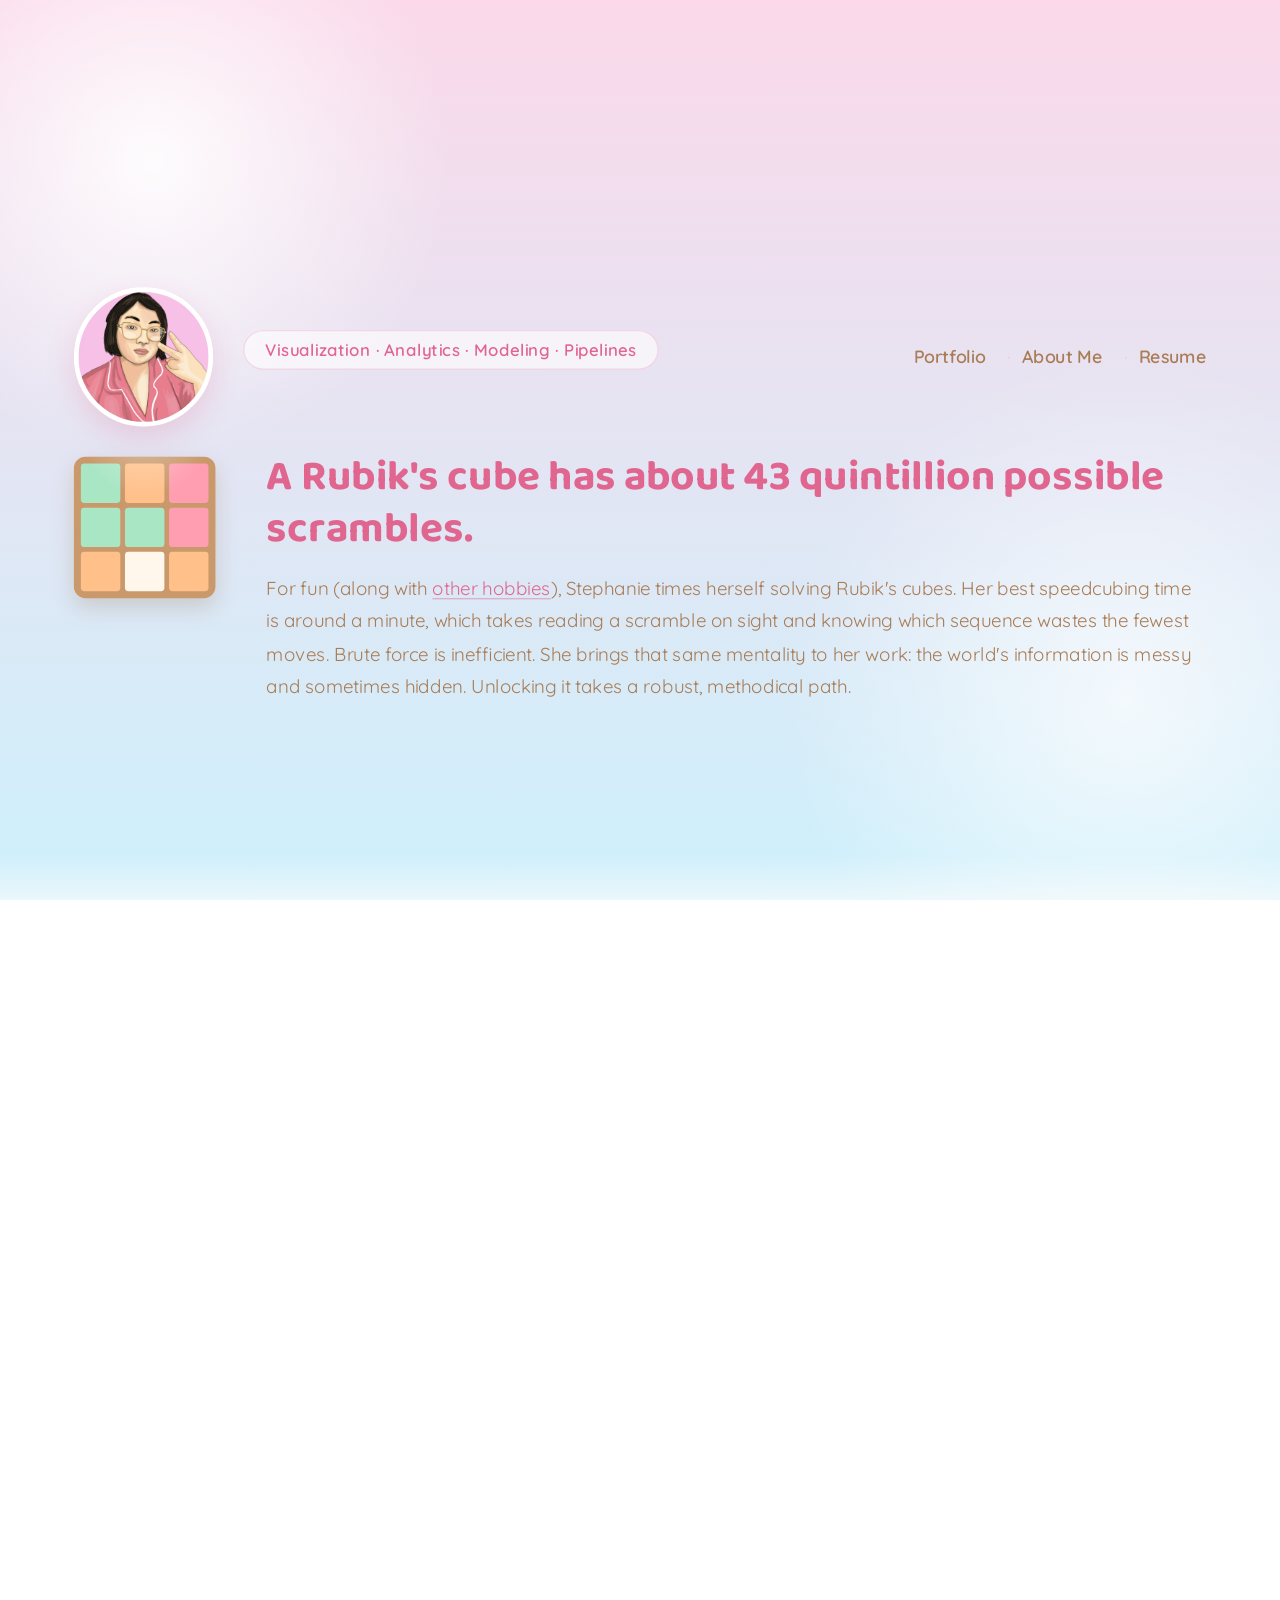
<file: index.html>
<!doctype html>
<html lang="en">
  <head>
    <meta charset="utf-8">
    <meta name="viewport" content="width=device-width, initial-scale=1">
    <title>Stephanie McArthur</title>

    <!-- Google Fonts: Baloo 2 (rounded, playful, used for headings)
         and Quicksand (rounded, soft, used for body text) -->
    <link href="https://fonts.googleapis.com/css2?family=Baloo+2:wght@500;700&family=Quicksand:wght@400;600;700&display=swap" rel="stylesheet">

    <!-- Font Awesome: icon set used for the envelope/LinkedIn/resume icons in the buttons below -->
    <link
      rel="stylesheet"
      href="https://cdnjs.cloudflare.com/ajax/libs/font-awesome/6.4.0/css/all.min.css"
      integrity="sha512-p/w0U0Gx1nthvC0DtM1kV1Sg1nI0uG8GPLr+ZKoMxRunMeEMxq7xMDBkjuKoa1x2DEGqM4rYh4hZgYUX0wsKAQ=="
      crossorigin="anonymous"
      referrerpolicy="no-referrer"
    />

    <!-- All colors, fonts, and layout rules live in this one shared stylesheet,
         used by index.html, about.html, and portfolio.html -->
    <link rel="stylesheet" href="styles.css">
  </head>
  <!-- "landing-page" class lets styles.css strip away the rounded-card look
       (background/border/shadow) that about.html and portfolio.html still use,
       so this page's content sits directly on the gradient background in
       full-width bands instead of one boxed rectangle. See the long comment
       on ".landing-page .wrap" in styles.css for the reasoning. -->
  <body class="landing-page">
    <div class="wrap">

      <!-- Asymmetric header row: photo + name/eyebrow side by side instead of
           a centered stacked block. Photo stays modest-sized (not a giant
           full-bleed hero image) — this is meant to feel personal, not like
           a billboard. Nav pills pinned top-right. Collapses to stacked/
           centered on mobile (see the @media rule in styles.css). -->
      <!-- Wraps the header + cube/paragraph lockup together so the script
           at the bottom of this file can scale this whole intro area down
           as you scroll, oversized/eye-grabbing on load, settling to
           normal size within the first ~320px of scroll (see "#hero-intro"
           in the script, and ".hero-intro" in styles.css) -->
      <div class="hero-intro" id="hero-intro">

      <div class="site-header reveal">
        <div class="hero-row">
          <div class="hero-photo">
            <img class="portrait" src="images/self-portrait.jpg" alt="Stephanie McArthur">
          </div>
          <!-- The site name ("Stephanie McArthur's Website") used to sit
               here as the page <h1>. Removed for a cleaner header: her
               name still appears in the page <title>, the photo's alt
               text, and throughout the body copy and buttons below. The
               page's <h1> is now the hero hook line in the lockup below,
               which is the actual message rather than a label. -->
          <div class="hero-heading">
            <span class="eyebrow">Visualization · Analytics · Modeling · Pipelines</span>
          </div>
        </div>

        <!-- Quick nav: lets anyone in a hurry (like a recruiter skimming)
             jump straight to Portfolio/About/Resume without scrolling
             through all the paragraph text below. All three links share
             the same plain style now — Portfolio no longer gets a bolder/
             pink treatment, since that read as a current-page indicator
             on the one page that isn't Portfolio. -->
        <div class="quick-nav">
          <a class="quick-link" href="portfolio.html">Portfolio</a>
          <a class="quick-link" href="about.html">About Me</a>
          <a class="quick-link" href="Stephanie_McArthur_Resume.pdf" target="_blank" rel="noopener">Resume</a>
        </div>
      </div>

      <!-- Hero lockup: the cube grid and the hero paragraph sit side by side
           in one flex row (cube left, text right), instead of stacked as two
           separate centered/left-aligned blocks. This solves two problems at
           once: the cube is no longer a small object stranded alone on a wide
           line, and the paragraph can stretch across the rest of the column,
           which removes the dead band that used to sit on the page's right
           side. Stacks back to vertical (cube above text) on mobile — see
           the @media rule in styles.css. -->
      <div class="hero-lockup reveal reveal-2">

        <!-- 3x3 grid styled like one face of a Rubik's cube. Starts in a
             "scrambled" arrangement, then periodically snaps to a solved
             (single-color) state and back — driven by the script at the
             bottom of this file -->
        <div class="cube-grid" aria-hidden="true">
          <span></span><span></span><span></span>
          <span></span><span></span><span></span>
          <span></span><span></span><span></span>
        </div>

        <!-- Hero copy, split into two elements so the opening hook can be
             typeset as a headline and the rest as supporting text. NOTE:
             not a rewrite — the rendered sentence is character-for-
             character what it was as one paragraph. The period that used
             to sit outside the old <span class="lead-in"> moved inside
             the <h1>; leaving it in the paragraph would have stranded a
             lone "." at the start of the body text once the hook became
             its own block.
             This is also the page's <h1> now that the site-name heading
             is gone: it's the page's actual message, and every page still
             needs exactly one top-level heading for screen readers and
             search engines.
             The wrapper exists because .hero-lockup is a two-column flex
             row (cube | copy). Without it the h1 and p would become two
             separate flex items sitting side by side.
             Only the paragraph carries a ".reveal" class: the headline
             rides the parent .hero-lockup's own reveal, so it arrives
             with the cube, and the paragraph follows a beat later (see
             ".reveal-hero-body" in styles.css). Giving the h1 its own
             reveal would compound its transform with the parent's and
             make it travel twice as far. -->
        <div class="hero-copy">
          <h1 class="lead-in">A Rubik's cube has about 43 quintillion possible scrambles.</h1>
          <p class="cube-tagline reveal reveal-hero-body">For fun (along with <a class="inline-link" href="about.html">other hobbies</a>), Stephanie times herself solving Rubik's cubes. Her best speedcubing time is around a minute, which takes reading a scramble on sight and knowing which sequence wastes the fewest moves. Brute force is inefficient. She brings that same mentality to her work: the world's information is messy and sometimes hidden. Unlocking it takes a robust, methodical path.</p>
        </div>

      </div>

      </div>

      <!-- .content-block wraps each "About ___" section so CSS can add a divider
           and extra spacing between them (see ".content-block + .content-block" in styles.css) -->
      <div class="content-block reveal reveal-3">
        <h2>About Stephanie</h2>
        <p class="cube-bridge">Speedcubers don't get fast by guessing; they learn algorithms, frameworks for knowing exactly which move to deploy in which situation. Stephanie thinks about data the same way: when to reach for logistic versus linear regression, how to guard against overfitting or p-hacking, how to read a confusion matrix. She meticulously researches and develops repeatable processes for capturing information accurately instead of leaving it to chance.</p>
        <p>With over a <strong>decade of experience in data analytics and visualization</strong>, Stephanie uses her left-brain skills to optimize business performance as a consultant. And she uses her right-brain skills to paint watercolors, play the ukulele, and read up on feminist theory.</p>
        <p>In both work and life, Stephanie’s passion is taking information and <strong>finding interesting patterns</strong> in it—whether that means providing custom analytics for a <strong>Fortune 50 Financial Services Firm</strong> or just visualizing her husband’s Goodreads data for him. </p>
        <p>Born and raised in Texas, Stephanie has a Bachelor of Science in Statistics and Finance from New York University, as well as an <strong>MBA from Columbia Business School</strong>. As a data consultant, she’s worked in healthcare, banking, and finance at various companies.</p>
      </div>

      <div class="content-block reveal reveal-4">
        <h2>About This Site</h2>
        <p class="cube-bridge">A cube piece almost never belongs to just one face. The same corner completing the white side is also part of the blue one and the red one. The sections below work the same way: professional and personal aren't really separate piles, just different faces meeting at the same pieces.</p>
        <p>On this site, you’ll find a mix of Stephanie’s professional accomplishments and a little bit more about her life as a New Yorker too.</p>
      </div>

      <!-- Full nav at the bottom of the page, for anyone who scrolled through
           all the text above (as opposed to the "quick-nav" shortcut near the top).
           Split into two .nav-row groups so related buttons sit together:
           1) the two page links (About / Portfolio)
           2) resume + contact methods (email / LinkedIn), separated by a dashed divider -->
      <nav class="reveal reveal-5">
        <div class="nav-row">
          <a class="link link-secondary" href="about.html">To learn more about Stephanie as a person (one face of the same piece), click here</a>
          <a class="link link-primary" href="portfolio.html">To learn more about Stephanie’s professional portfolio (another face, same piece), click here</a>
        </div>
        <div class="nav-row nav-row-contact">
          <a
            class="social-button resume"
            href="Stephanie_McArthur_Resume.pdf"
            target="_blank"
            rel="noopener"
            title="View Stephanie's Resume!"
          >
            <i class="fa-solid fa-file"></i>
            View Stephanie's Resume!
          </a>
          <a
            class="social-button email"
            href="mailto:shlin475@gmail.com"
            title="Email Stephanie"
          >
            <i class="fa-solid fa-envelope"></i>
            Email Stephanie!
          </a>
          <a
            class="social-button linkedin"
            href="https://www.linkedin.com/in/stephanie-mcarthur-00371955/"
            target="_blank"
            rel="noopener"
            title="Connect on LinkedIn"
          >
            <i class="fab fa-linkedin"></i>
            Connect with Stephanie on LinkedIn!
          </a>
        </div>
      </nav>
    </div>

    <script>
      // Randomizes the little cube-face grid under the h1: repeatedly
      // scrambles to random colors, then briefly "solves" to one random
      // color, then scrambles again — a real random shuffle each time,
      // not a fixed repeating pattern.
      (function () {
        var colors = ['#FFF6EC', '#FFE59A', '#FF9EB0', '#FFC08A', '#A9E6C4', '#A8D8F0'];
        var cells = document.querySelectorAll('.cube-grid span');

        function randomColor() {
          return colors[Math.floor(Math.random() * colors.length)];
        }

        function scramble() {
          cells.forEach(function (cell) {
            cell.style.background = randomColor();
          });
        }

        function solve() {
          var solvedColor = randomColor();
          cells.forEach(function (cell) {
            cell.style.background = solvedColor;
          });
        }

        function loop() {
          scramble();
          setTimeout(function () {
            solve();
            setTimeout(loop, 2200);
          }, 2600);
        }

        if (cells.length) {
          loop();
        }
      })();
    </script>

    <script>
      // Scroll reveal: each ".reveal" section (header, hero lockup, the two
      // About panels, bottom nav) starts faded/dropped via CSS, then gets an
      // "is-visible" class added when it scrolls into view, which is what
      // actually triggers the bounce transition (see ".reveal" in styles.css).
      // Unlike a typical "animate once" reveal, this REMOVES the class again
      // when a section scrolls back out of view, so scrolling up and back
      // down re-plays the animation every time — that repeat was requested
      // specifically, not an oversight.
      (function () {
        if (window.matchMedia('(prefers-reduced-motion: reduce)').matches) {
          // Respect the OS-level motion preference: skip the observer
          // entirely and just show everything, no animation at all
          document.querySelectorAll('.reveal').forEach(function (el) {
            el.classList.add('is-visible');
          });
          return;
        }

        var sections = document.querySelectorAll('.reveal');

        var observer = new IntersectionObserver(function (entries) {
          entries.forEach(function (entry) {
            entry.target.classList.toggle('is-visible', entry.isIntersecting);
          });
        }, {
          threshold: 0.15,       // fires once ~15% of the section is on screen
          rootMargin: '0px 0px -8% 0px' // trigger slightly before the very
                                          // bottom edge, so it doesn't wait
                                          // until content is fully in view
        });

        sections.forEach(function (section) {
          observer.observe(section);
        });
      })();
    </script>

    <script>
      // Full-screen-on-load hero: #hero-intro (header + cube/paragraph
      // lockup) starts at the full viewport height AND oversized scale,
      // so nothing else on the page is visible until you scroll — then
      // both settle down to normal (natural height, scale 1) over the
      // first HERO_SHRINK_DISTANCE px of scroll. Both values are driven
      // off the same "progress" number so they stay in sync, and both
      // reverse back to the big/full-screen state if you scroll back up
      // to the top, since progress is recalculated from the live scroll
      // position every frame rather than a one-way "play once" animation.
      (function () {
        var hero = document.getElementById('hero-intro');
        if (!hero) return;

        if (window.matchMedia('(prefers-reduced-motion: reduce)').matches) {
          // Leave it at natural height/scale 1 permanently — a full-
          // viewport block that never settles, or a large scaling/
          // pulsing hero, is exactly the kind of motion this preference
          // exists to avoid, so skip the scroll listener entirely rather
          // than just slowing it down
          return;
        }

        var HERO_START_SCALE = 1.16; // how oversized it is at scrollY 0
        var HERO_SHRINK_DISTANCE = 320; // px of scroll until fully settled
        var ticking = false;

        function update() {
          var progress = Math.min(window.scrollY / HERO_SHRINK_DISTANCE, 1);
          var scale = HERO_START_SCALE - (HERO_START_SCALE - 1) * progress;
          hero.style.transform = 'scale(' + scale.toFixed(3) + ')';
          // min-height goes from a full viewport (progress 0) down to 0
          // (progress 1, i.e. no min-height override — the box just
          // takes its natural content height and flows normally) */
          hero.style.minHeight = (window.innerHeight * (1 - progress)) + 'px';
          ticking = false;
        }

        function onScroll() {
          if (!ticking) {
            window.requestAnimationFrame(update);
            ticking = true;
          }
        }

        // Recompute on resize too — window.innerHeight is read fresh
        // inside update() each time, so a resized window is already
        // correct on the next scroll tick, but this repaints it
        // immediately rather than waiting for the next scroll event
        window.addEventListener('scroll', onScroll, { passive: true });
        window.addEventListener('resize', onScroll);
        update(); // set the correct full-screen/normal state immediately on load
      })();
    </script>
  </body>
</html>
</file>
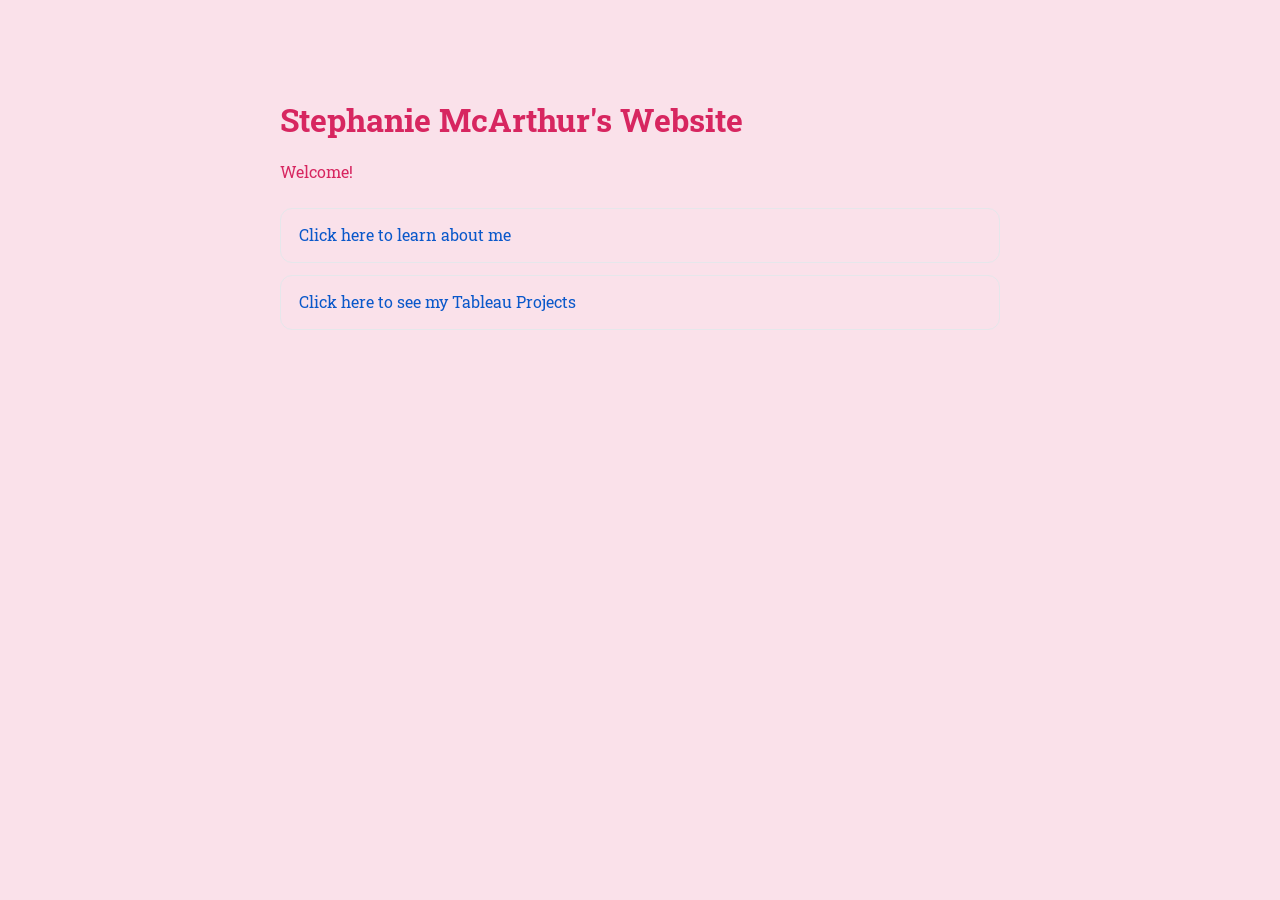
<file: Site/index.html>
<!-- Code Generated by Sidekick is for learning and experimentation purposes only. -->
<!doctype html>
<html lang="en">
  <head>
    <meta charset="utf-8">
    <meta name="viewport" content="width=device-width, initial-scale=1">
    <title>Stephanie McArthur</title>
    <!-- Google Fonts: Roboto Slab -->
    <link href="https://fonts.googleapis.com/css?family=Roboto+Slab:400,700&display=swap" rel="stylesheet">
    <style>
      body {
        margin: 0;
        font: 16px/1.5 'Roboto Slab', serif;
        background-color: #fae1ea; /* background */
        color: #d72660; /*text font*/
      }
      .wrap {
        max-width: 720px;
        margin: 6rem auto;
        padding: 0 1.25rem;
      }
      h1 {
        margin: 0 0 1rem;
      }
      a {
        color: #0a58ca;
        text-decoration: none;
      }
      nav {
        display: grid;
        gap: .75rem;
        margin-top: 1.5rem;
      }
      .link {
        padding: .9rem 1.1rem;
        border: 1px solid #e5e7eb;
        border-radius: 12px;
      }
    </style>
  </head>
  <body>
    <div class="wrap">
      <h1>Stephanie McArthur's Website</h1>
      <p>Welcome!</p>
      <nav>
        <a class="link" href="about.html">Click here to learn about me</a>
        <a class="link" href="projects.html">Click here to see my Tableau Projects</a>
      </nav>
    </div>
  </body>
</html>
</file>
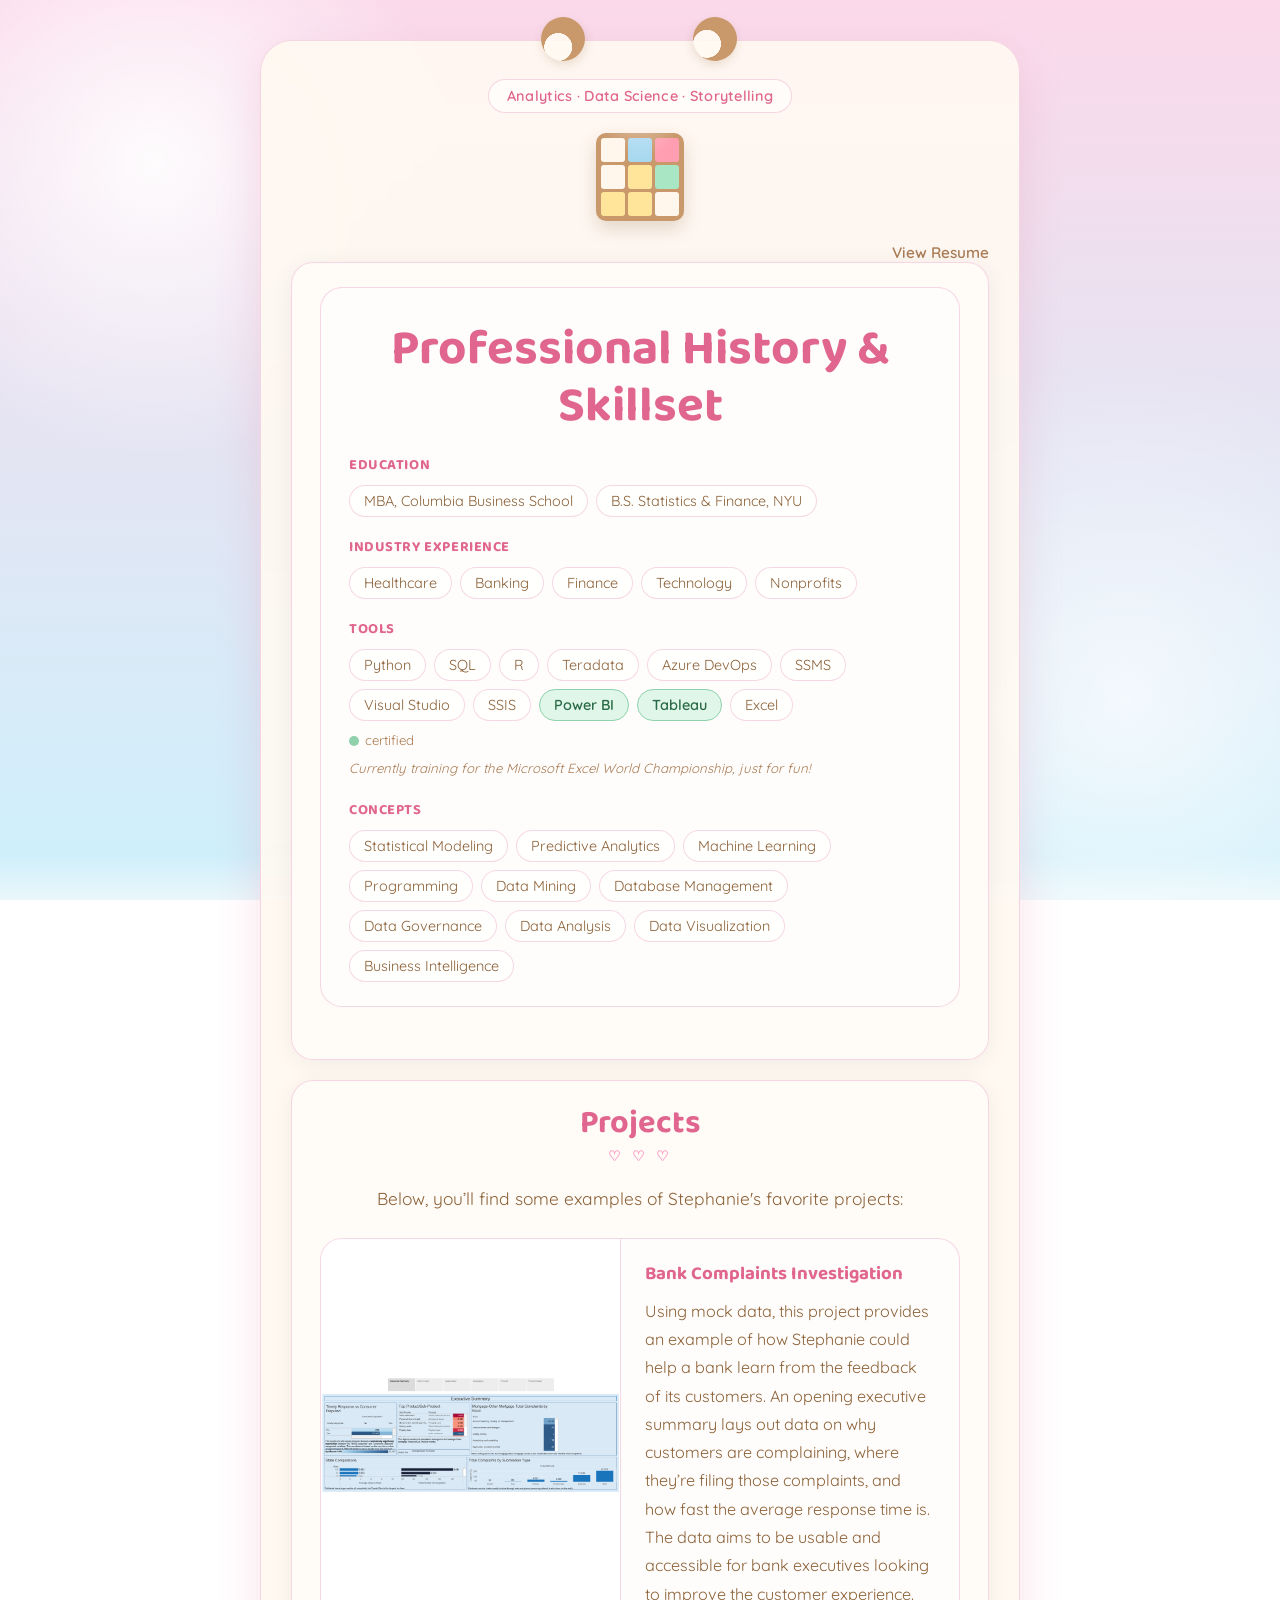
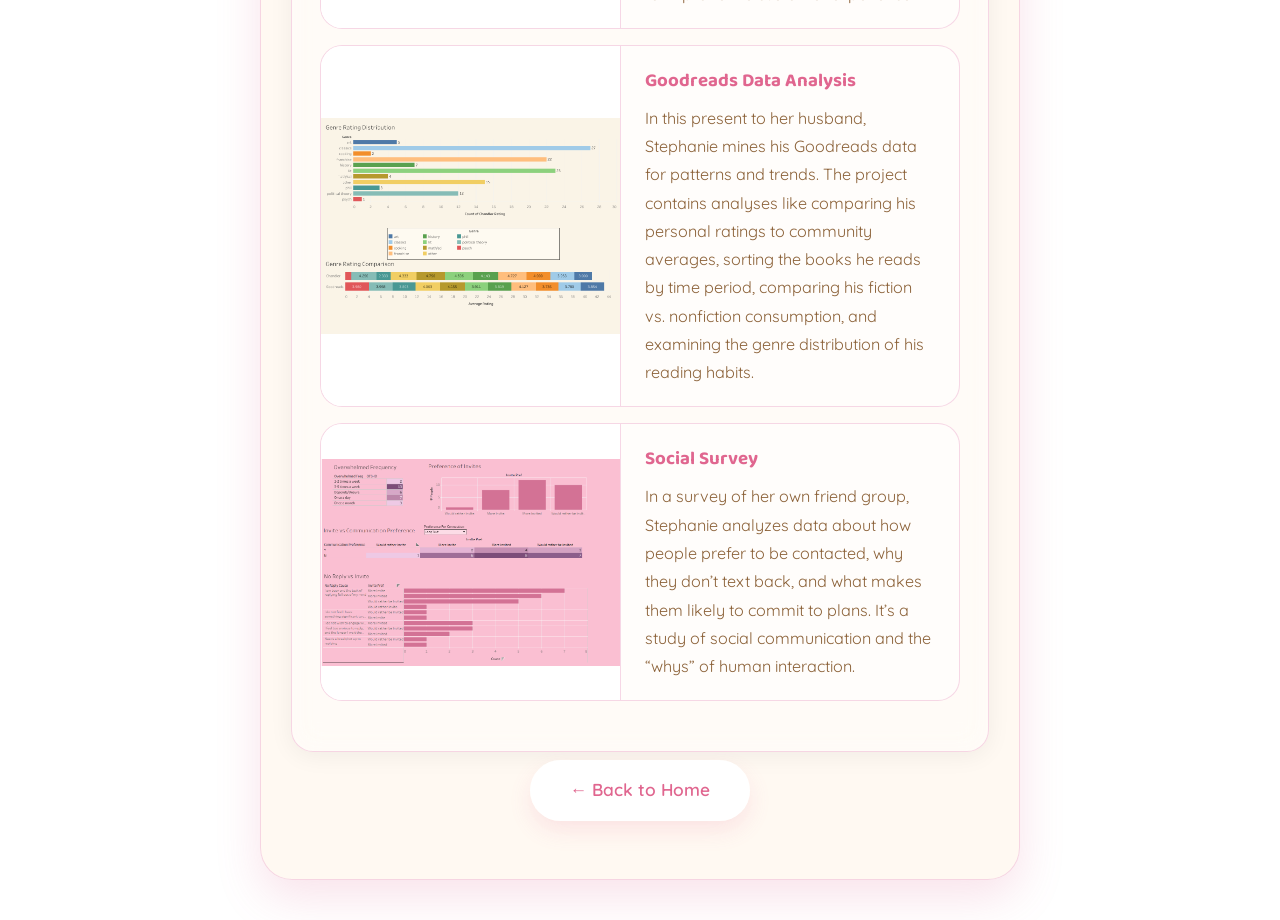
<file: projects.html>
<!doctype html>
<html lang="en">
  <head>
    <meta charset="utf-8">
    <meta name="viewport" content="width=device-width, initial-scale=1">
    <title>Projects - Stephanie McArthur</title>
    <link href="https://fonts.googleapis.com/css2?family=Baloo+2:wght@500;700&family=Quicksand:wght@400;600&display=swap" rel="stylesheet">
    <link rel="stylesheet" href="styles.css">
  </head>
  <body>
    <div class="wrap">

      <!-- Same identity elements as the landing page (eyebrow tag + cube grid)
           so this page doesn't feel disconnected from the rest of the site.
           The cube grid uses the identical randomizing script at the bottom
           of this file as index.html does. -->
      <span class="eyebrow">Analytics · Data Science · Storytelling</span>

      <div class="cube-grid" aria-hidden="true">
        <span></span><span></span><span></span>
        <span></span><span></span><span></span>
        <span></span><span></span><span></span>
      </div>

      <!-- Quick link to the resume for anyone who lands directly on this page
           (via a shared link or search result) without passing through the
           homepage first, where the resume link normally lives -->
      <div class="quick-nav">
        <a class="quick-link" href="Stephanie_McArthur_Resume.pdf" target="_blank" rel="noopener">View Resume</a>
      </div>

      <!-- Skills/education card. This is the page's one true <h1> (was
           previously a second, competing <h1> alongside "Projects" below —
           demoted that one to <h2> so there's a clear single top-level
           heading for the page). Styled as its own rounded box via
           ".history-card" in styles.css. -->
      <div class="content-block">
        <div class="history-card">
          <h1>Professional History &amp; Skillset</h1>

          <!-- Each skill category is a labeled row of individual tag chips
               instead of one long comma-separated line of text — same exact
               words as before, just split into separate ".skill-tag" spans
               so it's scannable at a glance instead of read as a run-on -->
          <div class="skill-group">
            <span class="skill-label">Education</span>
            <div class="skill-tags">
              <span class="skill-tag">MBA, Columbia Business School</span>
              <span class="skill-tag">B.S. Statistics &amp; Finance, NYU</span>
            </div>
          </div>

          <div class="skill-group">
            <span class="skill-label">Industry Experience</span>
            <div class="skill-tags">
              <span class="skill-tag">Healthcare</span>
              <span class="skill-tag">Banking</span>
              <span class="skill-tag">Finance</span>
              <span class="skill-tag">Technology</span>
              <span class="skill-tag">Nonprofits</span>
            </div>
          </div>

          <div class="skill-group">
            <span class="skill-label">Tools</span>
            <div class="skill-tags">
              <span class="skill-tag">Python</span>
              <span class="skill-tag">SQL</span>
              <span class="skill-tag">R</span>
              <span class="skill-tag">Teradata</span>
              <span class="skill-tag">Azure DevOps</span>
              <span class="skill-tag">SSMS</span>
              <span class="skill-tag">Visual Studio</span>
              <span class="skill-tag">SSIS</span>
              <span class="skill-tag skill-tag-certified" title="Certified">Power BI</span>
              <span class="skill-tag skill-tag-certified" title="Certified">Tableau</span>
              <span class="skill-tag">Excel</span>
            </div>
            <p class="skill-legend"><span class="legend-dot legend-dot-certified"></span> certified</p>
            <p class="skill-note">Currently training for the Microsoft Excel World Championship, just for fun!</p>
          </div>

          <div class="skill-group">
            <span class="skill-label">Concepts</span>
            <div class="skill-tags">
              <span class="skill-tag">Statistical Modeling</span>
              <span class="skill-tag">Predictive Analytics</span>
              <span class="skill-tag">Machine Learning</span>
              <span class="skill-tag">Programming</span>
              <span class="skill-tag">Data Mining</span>
              <span class="skill-tag">Database Management</span>
              <span class="skill-tag">Data Governance</span>
              <span class="skill-tag">Data Analysis</span>
              <span class="skill-tag">Data Visualization</span>
              <span class="skill-tag">Business Intelligence</span>
            </div>
          </div>
        </div>
      </div>

      <!-- Note: the resume download link used to live here too, but it was moved to
           the landing page (index.html) so visitors don't have to click through
           to this page first just to find it. Keeping it in one place avoids
           showing the same link twice across the site. A quick pointer to it
           now sits near the top of this page instead, for anyone who lands
           here directly. -->

      <!-- .content-block here gets the same dashed-divider treatment used on
           the landing page (see ".content-block + .content-block" in
           styles.css), since it directly follows the skills content-block above -->
      <div class="content-block">
        <h2>Projects</h2>
        <p>Below, you’ll find some examples of Stephanie's favorite projects:</p>

        <!-- Each project is a ".project-card": a rounded box with a screenshot
             thumbnail on top (linking out to the live dashboard) and the
             title/description text below it in ".project-card-body" -->
        <ul class="project-list">
          <li class="project-card">
            <a href="https://public.tableau.com/app/profile/stephanie8553/viz/Consumer_Complaints_16934391724510/Presentation" target="_blank">
              <div class="project-thumb">
                <img src="images/projects/bank-complaints.png" alt="Bank Complaints Investigation dashboard preview">
              </div>
            </a>
            <div class="project-card-body">
              <a href="https://public.tableau.com/app/profile/stephanie8553/viz/Consumer_Complaints_16934391724510/Presentation" target="_blank">
                Bank Complaints Investigation
              </a>
              <p>
                Using mock data, this project provides an example of how Stephanie could help a bank learn from the feedback of its customers. An opening executive summary lays out data on why customers are complaining, where they’re filing those complaints, and how fast the average response time is. The data aims to be usable and accessible for bank executives looking to improve the customer experience.
              </p>
            </div>
          </li>
          <li class="project-card">
            <a href="https://public.tableau.com/app/profile/stephanie8553/viz/Chandler_Xmas_2022/RatingsOverview" target="_blank">
              <div class="project-thumb">
                <img src="images/projects/goodreads-analysis.png" alt="Goodreads Data Analysis dashboard preview">
              </div>
            </a>
            <div class="project-card-body">
              <a href="https://public.tableau.com/app/profile/stephanie8553/viz/Chandler_Xmas_2022/RatingsOverview" target="_blank">
                Goodreads Data Analysis
              </a>
              <p>
                In this present to her husband, Stephanie mines his Goodreads data for patterns and trends. The project contains analyses like comparing his personal ratings to community averages, sorting the books he reads by time period, comparing his fiction vs. nonfiction consumption, and examining the genre distribution of his reading habits.
              </p>
            </div>
          </li>
          <li class="project-card">
            <a href="https://public.tableau.com/app/profile/stephanie8553/viz/SocialSurvey_17584951234300/Sheet2" target="_blank">
              <div class="project-thumb">
                <img src="images/projects/social-survey.png" alt="Social Survey dashboard preview">
              </div>
            </a>
            <div class="project-card-body">
              <a href="https://public.tableau.com/app/profile/stephanie8553/viz/SocialSurvey_17584951234300/Sheet2" target="_blank">
                Social Survey
              </a>
              <p>
                In a survey of her own friend group, Stephanie analyzes data about how people prefer to be contacted, why they don’t text back, and what makes them likely to commit to plans. It’s a study of social communication and the “whys” of human interaction.
              </p>
            </div>
          </li>
        </ul>
      </div>

      <p>
        <a href="index.html" class="back-link">← Back to Home</a>
      </p>
    </div>

    <script>
      // Same cube-grid randomizer as index.html — see the comments there
      // for the full explanation of how the scramble/solve loop works.
      (function () {
        var colors = ['#FFF6EC', '#FFE59A', '#FF9EB0', '#FFC08A', '#A9E6C4', '#A8D8F0'];
        var cells = document.querySelectorAll('.cube-grid span');

        function randomColor() {
          return colors[Math.floor(Math.random() * colors.length)];
        }

        function scramble() {
          cells.forEach(function (cell) {
            cell.style.background = randomColor();
          });
        }

        function solve() {
          var solvedColor = randomColor();
          cells.forEach(function (cell) {
            cell.style.background = solvedColor;
          });
        }

        function loop() {
          scramble();
          setTimeout(function () {
            solve();
            setTimeout(loop, 2200);
          }, 2600);
        }

        if (cells.length) {
          loop();
        }
      })();
    </script>
  </body>
</html>
</file>
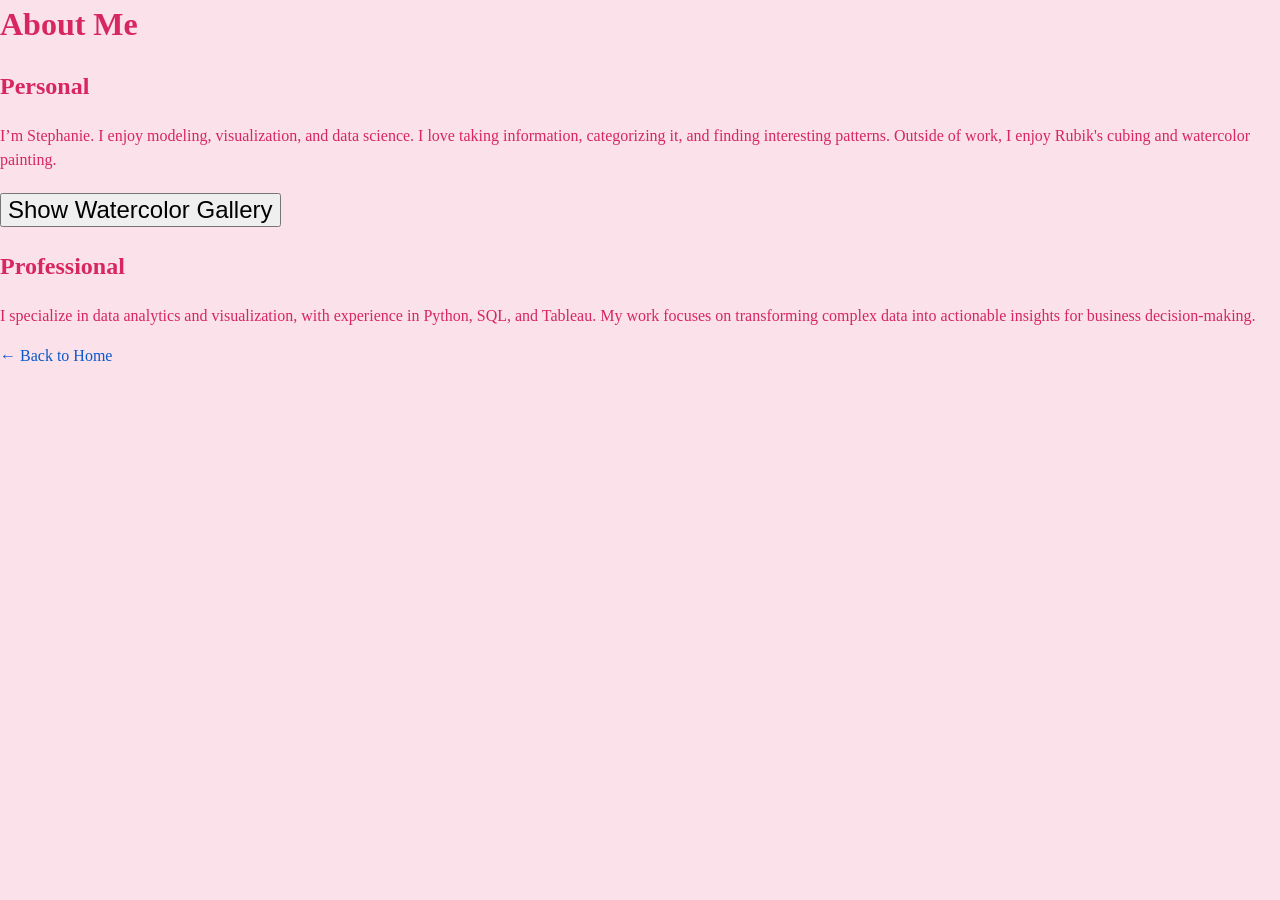
<file: Site/about.html>
<!doctype html>
<html lang="en">
<meta charset="utf-8">
<meta name="viewport" content="width=device-width, initial-scale=1">
<title>About - Stephanie McArthur</title>
<style>
      body {
        margin: 0;
        font: 16px/1.5 'Roboto Slab', serif;
        background-color: #fae1ea; /* background */
        color: #d72660; /*text font*/
      }
      .wrap {
        max-width: 720px;
        margin: 6rem auto;
        padding: 0 1.25rem;
      }
      h1 {
        margin: 0 0 1rem;
      }
      a {
        color: #0a58ca;
        text-decoration: none;
      }
      nav {
        display: grid;
        gap: .75rem;
        margin-top: 1.5rem;
      }
      .link {
        padding: .9rem 1.1rem;
        border: 1px solid #e5e7eb;
        border-radius: 12px;
      }
</style>

<h1>About Me</h1>

<h2>Personal</h2>
<p>I’m Stephanie. I enjoy modeling, visualization, and data science. I love taking information, categorizing it, and finding interesting patterns. Outside of work, I enjoy Rubik's cubing and watercolor painting.</p>

<h2>
  <button onclick="toggleGallery()" style="font-size:1em;">Show Watercolor Gallery</button>
</h2>
<div id="gallery" style="display:none; margin-top:1rem;">
  <img src="images/1.jpg" alt="Watercolor 1" style="max-width:300px;height:auto;">
</div>
<script>
  function toggleGallery() {
    var g = document.getElementById('gallery');
    g.style.display = g.style.display === 'none' ? 'block' : 'none';
  }
</script>




<h2>Professional</h2>
<p>I specialize in data analytics and visualization, with experience in Python, SQL, and Tableau. My work focuses on transforming complex data into actionable insights for business decision-making.</p>

<p><a href="index.html">← Back to Home</a></p>
</file>
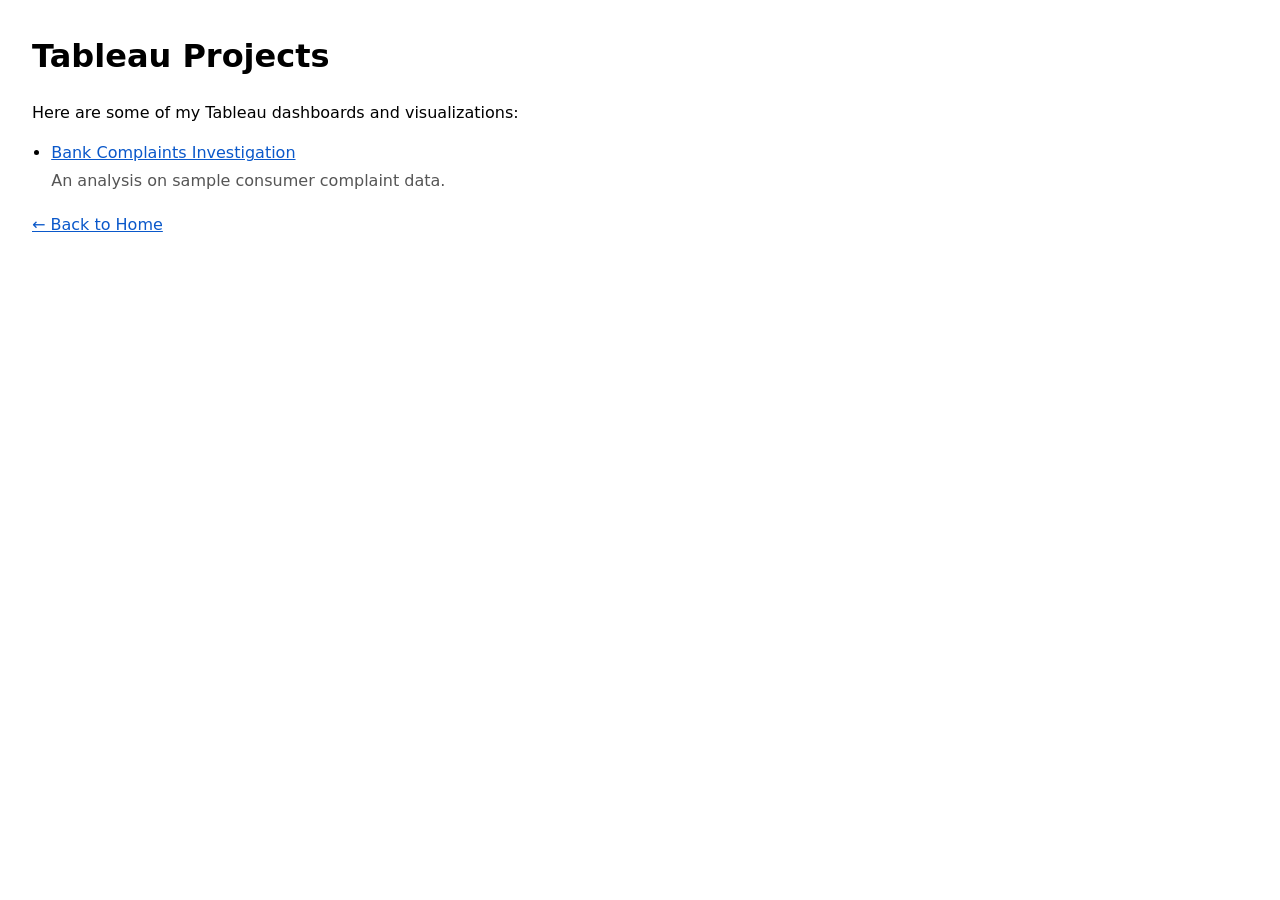
<file: Site/projects.html>
<!doctype html>
<html lang="en">
<meta charset="utf-8">
<meta name="viewport" content="width=device-width, initial-scale=1">
<title>Tableau Projects - Stephanie McArthur</title>
<style>
  body{font:16px/1.5 system-ui;margin:2rem}
  a{color:#0a58ca}
  ul{padding-left:1.2rem}
  li{margin-bottom:1.25rem}
  li p{margin:.25rem 0 0;color:#555}
</style>
<h1>Tableau Projects</h1>
<p>Here are some of my Tableau dashboards and visualizations:</p>
<ul>
  <li>
    <a href="https://public.tableau.com/app/profile/stephanie8553/viz/Consumer_Complaints_16934391724510/Presentation" target="_blank">
      Bank Complaints Investigation
    </a>
    <p>An analysis on sample consumer complaint data.</p>
  </li>
</ul>
<p><a href="index.html">← Back to Home</a></p>
</file>
<file: styles.css>
/* filename: styles.css
   Shared stylesheet used by index.html, about.html, and portfolio.html.
   Overall look: "kawaii + fruitiger aero" — soft sky gradient background,
   glossy pill-shaped buttons with a glass highlight, rounded cream card,
   bear-ear silhouettes peeking above the card (a nod to Rilakkuma),
   Baloo 2 for headings and Quicksand for body text. */

/* ---- Root type size ----
   Every font-size in this file is written in rem, which resolves against
   this value. Nothing set it before, so the whole site ran at the browser
   default of 16px, which left body copy around 16px: small for a 1000px
   column, and smaller still in practice because Quicksand has a low
   x-height and the warm-brown-on-pale-gradient contrast is soft.
   106.25% of 16px is 17px, so body copy lands near 17.3px and every other
   size scales with it, preserving the hierarchy. Use a percentage rather
   than a px value: a px root would override the font size a visitor set
   in their own browser preferences, which matters for anyone who enlarges
   text to read comfortably.
   Layout widths are in px, so the column doesn't grow with this. That's
   deliberate, since larger text in the same column also shortens each
   line in characters. To dial the whole site's text up or down, change
   this one number. */
html{
  font-size:106.25%;
}

/* ---- Color/shadow variables, reused everywhere below via var(--name) ----
   Changing a value here updates it site-wide, instead of hunting down
   every place a color was used. */
:root{
  --sky-top:#FBD9EA;      /* background gradient: top of the sky, now pink */
  --sky-mid:#CFEFFB;      /* background gradient: middle of the sky, blue */
  --sky-bottom:#EAF7FB;   /* background gradient: bottom, palest blue */
  --panel:rgba(255,249,241,.92);      /* the cream card background (.wrap) */
  --panel-border:rgba(243,198,220,.7); /* soft pink border used on cards/dividers */
  --title:#E0668F;        /* main pink accent color, used for headings + primary buttons */
  --text:#8C6239;         /* body text color (warm brown) */
  --text-soft:#A97C55;    /* slightly lighter brown, used for photo captions */
  --white:#fff;
  --shadow:0 18px 45px rgba(224,102,143,.18);      /* big soft shadow under the main card */
  --shadow-soft:0 10px 22px rgba(224,102,143,.14);  /* smaller shadow under buttons */
  --btn:#fff;             /* button background (top of gradient) */
  --btn-hover:#FFF0F6;    /* button background on hover */
  --ear:#C9986B;          /* brown color for the bear-ear shapes above the card */
  --green1:#B7ECD3;       /* email button gradient, light green */
  --green2:#57C98A;       /* email button gradient, darker green */
  --blue1:#BFE8FA;        /* LinkedIn button gradient, light blue */
  --blue2:#3FA9D9;        /* LinkedIn button gradient, darker blue */
}

/* Makes width/height calculations include padding+border everywhere,
   so padding doesn't unexpectedly enlarge elements past their set width */
*{
  box-sizing:border-box;
}

/* Page background: a soft blue-to-pink vertical gradient plus two faint
   white "glow" spots in the corners, meant to evoke the 2000s
   "fruitiger aero" look (sky gradients + glassy highlights) */
body{
  margin:0;
  min-height:100vh;
  padding:40px 16px;
  font-family:"Quicksand", "Trebuchet MS", sans-serif;
  color:var(--text);
  background:
    radial-gradient(circle at 12% 18%, rgba(255,255,255,.9), transparent 22%),
    radial-gradient(circle at 88% 78%, rgba(255,255,255,.7), transparent 26%),
    linear-gradient(180deg, var(--sky-top), var(--sky-mid) 95%, var(--sky-bottom));
  background-attachment:fixed;
}

/* The big rounded cream card that holds each page's content.
   backdrop-filter gives a subtle frosted-glass blur to whatever
   shows through it (mostly just the background gradient here). */
.wrap{
  position:relative;
  max-width:760px;
  margin:0 auto;
  padding:36px 30px 40px;
  text-align:center;
  background:var(--panel);
  border:1px solid var(--panel-border);
  border-radius:32px;
  box-shadow:var(--shadow);
  backdrop-filter:blur(2px);
}

/* On the landing page specifically, strip away the card look entirely —
   no background, border, shadow, or blur — so the content sits directly
   on the page's gradient background in full-width bands instead of one
   boxed rectangle. This was the fix for the "rounded box floating on a
   gradient" look that reads as a generic AI-template layout. Text inside
   left-aligns instead of centering (see the "p" override below), while
   the box itself stays centered on the page — an earlier attempt at also
   left-anchoring the box itself left a large, unstructured empty area on
   the right with nothing in it, which read as broken rather than
   intentional. About and Portfolio pages keep the original boxed,
   centered look for now.
   WIDTH HISTORY, because this number has been fought over: 860px was the
   stable width while the cube and paragraph were separate stacked blocks
   (a 1140px attempt got reverted — it stretched the mismatch between the
   centered cube and the left-hugging text). Now that the cube and hero
   paragraph share one flex row (.hero-lockup below) that mismatch can't
   recur, and 1000px buys the header enough room for photo + name + nav
   to fit on a single line at common desktop widths, which 860px did not
   (the nav was wrapping onto its own orphan line under the title). */
.landing-page .wrap{
  max-width:1000px;
  padding:20px 12px 40px;
  background:none;
  border:none;
  box-shadow:none;
  backdrop-filter:none;
  text-align:left;
}

/* Portfolio page: same de-boxed/widened treatment as the landing page and
   About — no background/border/shadow/blur, content sits directly on the
   gradient, left-aligned instead of the base .wrap's centered narrow
   card. The .page-intro block above (eyebrow/cube/tagline/resume link)
   stays centered on its own, matching the same pattern About uses. */
.portfolio-page .wrap{
  max-width:1000px;
  padding:20px 12px 40px;
  background:none;
  border:none;
  box-shadow:none;
  backdrop-filter:none;
  text-align:left;
}

/* Same reasoning as the landing page's paragraph-width override: the
   base "p" rule centers itself as a block (margin:0 auto) even once
   text-align is left, and 720px is the top of the comfortable reading
   range for the wider 1000px column. content-block paragraphs already
   get max-width:none elsewhere, so they aren't affected by this. */
.portfolio-page .wrap p{
  max-width:720px;
  margin-left:0;
  margin-right:auto;
}

/* The rule above would also left-anchor the ".cube-tagline" paragraph
   sitting inside ".page-intro" — but that block is meant to stay
   centered (see ".page-intro" itself). Same specificity as the rule
   above (2 classes + a type each), so this only wins because it comes
   later in the file; kept directly beneath it so that dependency stays
   obvious rather than being a trap for a future edit. */
.portfolio-page .page-intro p{
  margin-left:auto;
  margin-right:auto;
}

/* Paragraphs normally center themselves as a block (margin:0 auto, from
   the base "p" rule elsewhere in this file) even once text-align is set
   to left — text-align only affects the text INSIDE the box, not the
   box's own position. This override left-anchors the paragraph boxes
   themselves too, so they don't just have left-ragged text sitting in an
   otherwise still-centered column. Measure bumped from the base 660px to
   720px: ~75 characters per line, the top of the comfortable reading
   range, so the sections below the hero fill more of the wider 1000px
   column without becoming exhausting to read. Going wider than this
   trades readability for whitespace-filling, which isn't worth it — the
   full-width hero lockup and the content-block panels below already
   bound the column's right edge above and between these paragraphs. */
.landing-page .wrap p{
  max-width:720px;
  margin-left:0;
  margin-right:auto;
}

/* The quick-nav keeps its right-pinned alignment (justify-content plus
   margin-left:auto), so the header still frames the page's right edge. */

/* Hero lockup: cube on the left, hero paragraph filling the rest of the
   row. Replaces the old stacked arrangement, which had two failure modes
   we hit in sequence: a centered cube floating on its own axis against
   left-aligned text (read as accidental asymmetry), then a left-aligned
   cube sitting alone on a wide empty line (read as stranded). Putting
   the paragraph beside it gives the cube a reason to be where it is. */
.hero-lockup{
  display:flex;
  align-items:flex-start;  /* top-align, NOT stretch/center — the paragraph
                              is much taller than the cube, and centering
                              would float the cube weirdly in the middle
                              of the text block's height */
  gap:44px; /* was 30px — with the cube's own border sitting right at that
    edge, 30px read as the text touching the cube rather than two paired
    elements with breathing room between them */
  margin-bottom:26px;
}

/* Landing-page cube sizing/spacing inside the lockup. Cells bumped from
   the base 24px to 34px: next to a full-width paragraph the 88px-wide
   base cube read as an icon rather than a co-equal hero element, and the
   bigger face also carries the scramble/solve animation better. Scoped
   to .landing-page so the About and Portfolio cubes keep the base size
   that suits their centered layouts.
   margin:4px 0 0 — the 4px nudges the cube's top edge down to optically
   align with the cap height of the paragraph's first (lead-in) line,
   and the explicit 0 right margin matters: the base rule's shorthand
   sets margin-right:auto, and inside a flex row an auto margin eats the
   free space, which would shove the paragraph to the far right. */
.landing-page .cube-grid{
  grid-template-columns:repeat(3, 34px);
  grid-template-rows:repeat(3, 34px);
  gap:4px;
  padding:6px;
  margin:4px 0 0;
}

/* The hero copy column fills the row beside the cube. flex:1 takes all
   remaining width; min-width:0 lets a flex child holding text shrink
   below its longest unbroken content instead of forcing the row wider.
   Was applied to the paragraph directly, before the hook was split out
   into its own <h1> and both were wrapped in this container. */
.landing-page .hero-lockup .hero-copy{
  flex:1;
  min-width:0;
}

/* The opening hook, now the page's <h1> and typeset as a real headline.
   It was previously an inline span at 1.15rem against 1.02rem body
   text, a 13% difference, which gave the eye no entry point: 85 words
   read as one undifferentiated block. At this size the hook lands in a
   glance and the rest becomes supporting text people opt into.
   Sized in its own clamp rather than inheriting the base h1's
   clamp(2rem,4vw,2.9rem), which would overpower the hero at wide
   widths. */
.landing-page .hero-copy .lead-in{
  display:block;
  margin:0 0 12px;
  font-size:clamp(1.5rem, 2.9vw, 2.15rem);
  line-height:1.25;
  max-width:none;
}

/* Supporting text under the headline: a step down in size and a softer
   color, so the hierarchy is carried by more than the headline's size
   alone. Without this the paragraph competes with the hook and the
   block reads flat again. max-width:none lifts the base p / ".landing-
   page .wrap p" caps so it fills the column beside the cube. */
.landing-page .hero-copy .cube-tagline{
  margin:0;
  max-width:none;
  font-size:.95rem;
  color:var(--text-soft);
}

/* Bottom nav buttons used to sit centered while everything above them was
   left-aligned, which read as accidental. Since then the content-block
   panels above now bound the column visually on their own, so the mismatch
   argument no longer applies — centered here reads as a deliberate closing
   flourish under the panels rather than a stray leftover axis. Left the
   base .nav-row / nav rules (both centered) in charge again; no landing-
   page override needed. */

/* The two "bear ears" peeking above the card. Each is a circle with a
   radial-gradient that fakes a lighter inner-ear patch, then rotated
   slightly outward so they read as a pair of ears rather than two plain dots.
   NOTE: on the landing page these are turned off here (see
   ".landing-page .wrap::before" below) and re-anchored to the photo instead,
   since there's no more card edge for them to peek above. */
.wrap::before,
.wrap::after{
  content:"";
  position:absolute;
  top:-24px;
  width:44px;
  height:44px;
  border-radius:50%;
  background:radial-gradient(circle at 35% 65%, var(--panel) 34%, var(--ear) 35%);
  box-shadow:0 4px 10px rgba(140,98,57,.18);
}

.wrap::before{
  left:37%;
  transform:rotate(-14deg);
}

.wrap::after{
  left:57%;
  transform:rotate(14deg);
}

.landing-page .wrap::before,
.landing-page .wrap::after{
  content:none;
}

/* Site header: name/photo on the left, quick-nav pills pinned to the
   top-right — the standard "logo left, nav right" pattern real sites use.
   Wraps to stacked on mobile (see the @media rule near the bottom). */
.site-header{
  display:flex;
  align-items:center;
  justify-content:space-between;
  flex-wrap:wrap;
  gap:16px;
  margin-bottom:22px;
}

/* Asymmetric header row: photo beside the name/eyebrow instead of both
   centered and stacked. This is the main visual break from the
   "everything centered in a box" template pattern — photo stays modest
   sized on purpose, this isn't meant to read as a big hero image. */
.hero-row{
  display:flex;
  align-items:center;
  justify-content:flex-start;
  gap:26px;
  text-align:left;
}

.hero-photo{
  position:relative;
  flex-shrink:0;
}

/* Bear ears removed per request — .hero-photo itself is untouched, this
   just drops the ::before/::after pair that used to draw the two ear
   circles above it. */

.hero-heading{
  text-align:left;
}

.hero-heading .eyebrow{
  margin-left:0;
  margin-right:0;
}

/* NOTE: there used to be a ".hero-heading h1" rule here sizing the site
   name, with its max clamp tuned down to 1.9rem so that photo + name +
   quick-nav would still fit on one header line inside the 1000px column.
   The site name heading is gone (see index.html), so the rule targeted
   nothing and the wrap constraint it worked around no longer exists:
   the header now holds only the photo and the eyebrow pill, leaving
   plenty of room for the nav. If a heading ever returns to this row,
   that width math is the first thing to re-check. */

/* Compact row of 3 links (Portfolio / About Me / Resume) — pinned to
   the top-right of .site-header. Plain text links now, not pill buttons,
   separated by a small dot, closer to a normal site's header nav.
   "margin-left:auto" is the important part here: if .site-header ever
   runs out of room and wraps this onto its own line below the hero-row,
   a lone wrapped flex item under "justify-content:space-between" collapses
   to the LEFT edge by default (there's nothing to be "between" anymore) —
   margin-left:auto overrides that and keeps it pinned right regardless. */
.quick-nav{
  display:flex;
  align-items:center;
  justify-content:flex-end;
  flex-wrap:wrap;
  margin:0 0 0 auto;
}

/* A small separator dot between each nav link, added via CSS rather than
   in the HTML so it's not read aloud by screen readers as content */
.quick-nav a + a{
  margin-left:18px;
}

.quick-nav a + a::before{
  content:"·";
  margin-right:10px;
  color:var(--panel-border);
}

.quick-link{
  text-decoration:none;
  font-family:"Quicksand", sans-serif;
  font-weight:600;
  font-size:.9rem;
  color:var(--text-soft);
  transition:color .16s ease;
}

.quick-link:hover{
  color:var(--title);
  text-decoration:underline;
}

/* Previously styled bolder/pink to flag "Portfolio" as the link most
   useful to a recruiter skimming the page — dropped, because that same
   pink+bold treatment is also how a current-page indicator would look,
   and this link sits on the one page that ISN'T Portfolio. All three
   quick-nav links now share the plain .quick-link look, so nothing
   implies you're already on the page it points to. */
.quick-link-primary{
  color:var(--text-soft);
  font-weight:600;
}

.quick-link-primary:hover{
  color:var(--title);
}

/* Soft panel look for every content-block, on any page — same card
   language as the portfolio's .history-card and the About page's
   .quickfacts, so it's the site's own established vocabulary, not a new
   pattern per page. Originally landing-only; generalized here so
   Portfolio's existing two content-blocks (which already used this same
   class) and About's main-content column all get the same visual
   containment, instead of each page inventing its own version of "not
   crammed in the center." */
.content-block{
  margin:0 auto 8px;
  background:rgba(255,255,255,.42);
  border:1px solid var(--panel-border);
  border-radius:22px;
  padding:24px 28px 26px;
  backdrop-filter:blur(14px);
  -webkit-backdrop-filter:blur(14px); /* Safari/iOS still needs the prefix */
  box-shadow:0 4px 24px rgba(0,0,0,.06); /* soft lift, matches --shadow's
    softness elsewhere on the site rather than a harsher generic glass
    shadow, so it stays in the kawaii/Frutiger Aero register instead of
    reading as a Bootstrap-style card */
}

/* Gap between stacked content-blocks (About Stephanie / About This Site
   on the landing page, Skillset / Projects on Portfolio) — no divider
   line needed between two already-bordered panels, the gap alone reads
   as separation */
.content-block + .content-block{
  margin-top:20px;
}

/* The panel's own padding already provides headroom above the first
   heading, so the base h2's 28px top margin would double up and push
   the heading visibly off-balance toward the bottom */
.content-block h2{
  margin-top:0;
  text-align:center;
}

/* Big-on-load intro: JS (see the script near the bottom of index.html)
   does two things on every scroll tick, both driven off the same
   progress value so they settle in sync:
   1) sets min-height, shrinking this box from a full viewport-height
      (at scrollY 0, so the "About Stephanie" panel and everything below
      it start below the fold — nothing else is visible until you
      scroll) down to its natural content height by ~320px of scroll.
      min-height is a real layout property, so this actually reserves/
      releases vertical space, unlike transform below.
   2) sets "transform: scale(...)", shrinking the VISUAL size from
      oversized (1.16x) down to 1x over the same distance.
   transform-origin is center/center: since min-height above already
   reserves the correct box size independently, growth doesn't need to
   be anchored to the top edge the way an unreserved-space version
   would — center growth reads more like an intentional "hero" pop.
   flex + justify-content:center vertically centers the header/cube/
   paragraph content within whatever height min-height currently is.
   No CSS transition on either property: continuous per-frame updates
   from the scroll listener already produce smooth motion, and adding a
   transition on top would fight the next frame's value and read as
   laggy instead of buttery. prefers-reduced-motion is handled in the
   script itself (skips the scroll listener, leaves this at natural
   height/scale 1 permanently — a full-viewport-height block that never
   settles would be actively disorienting for that preference). */
.landing-page .hero-intro{
  display:flex;
  flex-direction:column;
  justify-content:center;
  transform-origin:center center;
  will-change:transform, min-height;
}

/* Scroll-reveal: sections start faded, dropped down, and slightly shrunk,
   then animate to their resting state when ".is-visible" gets toggled on
   by the IntersectionObserver at the bottom of index.html. The class gets
   REMOVED when a section scrolls back out of view too, so this replays
   every time you scroll past a section, not just once on first load —
   that repeat behavior was a deliberate choice, not a bug to fix later.
   cubic-bezier(.34,1.56,.64,1) is a "back-out" curve: it overshoots past
   1 before settling, which is what actually reads as a bounce rather than
   a plain ease — a linear or ease-out curve here would just look like an
   ordinary fade, not "playful." Scoped to the landing page only. */
.landing-page .reveal{
  opacity:0;
  transform:translateY(28px) scale(.94);
  transition:opacity .55s cubic-bezier(.34,1.56,.64,1),
             transform .65s cubic-bezier(.34,1.56,.64,1);
}

.landing-page .reveal.is-visible{
  opacity:1;
  transform:translateY(0) scale(1);
}

/* Staggered per-section delay, via explicit "reveal-N" classes rather than
   ":nth-of-type" — nth-of-type counts position among ALL sibling <div>s,
   not just ".reveal" ones, and site-header/hero-lockup are divs too, so
   an nth-of-type-based selector here would silently never match the
   content-block panels at all. Explicit classes avoid that trap entirely
   and stay correct even if the section order in index.html ever changes. */
.landing-page .reveal-2{
  transition-delay:.06s;
}

.landing-page .reveal-3{
  transition-delay:.1s;
}

.landing-page .reveal-4{
  transition-delay:.14s;
}

.landing-page .reveal-5{
  transition-delay:.16s;
}

/* Deliberately longer than the reveal-N steps above. Those stagger whole
   sections by a fraction of a beat so a tall viewport doesn't flash
   everything at once. This one is a read-order cue: the hook headline
   lands first, then the supporting paragraph arrives clearly after it,
   so the eye is pointed at the hook before the 70 words underneath it
   appear. */
.landing-page .reveal-hero-body{
  transition-delay:.42s;
}

/* Users who've asked their OS to minimize motion get the end state
   immediately with no animation at all — the "prefers-reduced-motion"
   check in the script below adds "is-visible" straight away without ever
   registering the observer, but this transition:none is a second layer
   of safety in case JS is slow to run or blocked entirely */
@media (prefers-reduced-motion: reduce){
  .landing-page .reveal{
    opacity:1;
    transform:none;
    transition:none;
  }
}

/* Paragraphs inside a content-block panel fill the panel, rather than
   stopping at the reading-measure caps set elsewhere (the base "p" rule's
   660px, or the 720px ".landing-page .wrap p" / ".portfolio-page .wrap p"
   / ".about-page p" overrides). The panel is already the full column
   width, so any cap inside it leaves a permanent empty stripe down its
   right side: the exact whitespace problem the panels exist to solve,
   just relocated inside the box.
   SPECIFICITY, and this has bitten once already: a bare ".content-block
   p" scores (0,1,1), which LOSES to ".landing-page .wrap p" at (0,2,1),
   so the 720px cap silently won and the text stopped short of the panel
   edge. Each selector below is page-scoped to reach (0,3,1) and beat
   those page-level caps outright. Don't collapse these back into one
   bare ".content-block p" — it looks tidier and quietly breaks. */
.landing-page .content-block p,
.about-page .content-block p,
.portfolio-page .content-block p{
  max-width:none;
}

/* Small pill-shaped label above the photo on the landing page, e.g.
   "Data Consultant · Analytics · Data Science · Storytelling" */
.eyebrow{
  display:inline-block;
  margin:2px auto 14px;
  padding:7px 18px;
  border-radius:999px;
  background:rgba(255,255,255,.6);
  border:1px solid var(--panel-border);
  color:var(--title);
  font-family:"Quicksand", sans-serif;
  font-weight:600;
  font-size:.85rem;
  letter-spacing:.02em;
}

/* Circular profile photo at the top of the landing page */
.portrait{
  width:120px;
  height:120px;
  margin:4px auto 14px;
  border-radius:50%;
  object-fit:cover;   /* crops the photo to fill the circle without stretching it */
  border:4px solid var(--white);
  box-shadow:0 10px 24px rgba(224,102,143,.22);
  position:relative;
}

/* Inside .hero-row's flex layout the old auto-centering margin isn't
   needed (and looks off in a side-by-side layout), so it's reset here */
.hero-photo .portrait{
  margin:0;
}

/* 3x3 grid styled like one face of a Rubik's cube, sitting under the h1
   on the landing page as a decorative "signature" element. The dark
   background peeking through the grid gaps mimics the black plastic
   body between real cube stickers. */
.cube-grid{
  position:relative;
  overflow:hidden;
  display:grid;
  grid-template-columns:repeat(3, 24px);
  grid-template-rows:repeat(3, 24px);
  gap:3px;
  width:fit-content;
  margin:6px auto 22px;
  padding:5px;
  background:var(--ear);
  border-radius:10px;
  box-shadow:0 8px 18px rgba(140,98,57,.22);
}

.cube-grid span{
  border-radius:3px;
  transition:background-color .5s ease;  /* smooths the color swaps driven by the script in index.html */
}

/* Glossy highlight sheen across the whole grid (same trick used on the
   buttons elsewhere), sits on top of all 9 cells at once */
.cube-grid::before{
  content:"";
  position:absolute;
  top:-40%;
  left:-10%;
  width:120%;
  height:80%;
  background:radial-gradient(ellipse at top, rgba(255,255,255,.5), transparent 62%);
  pointer-events:none;
}

/* Visually hides text while keeping it readable to screen readers. A
   generic accessibility utility (kept available for future use even
   though the About page's static hobby cube that originally used it has
   been removed). */
.sr-only{
  position:absolute;
  width:1px;
  height:1px;
  padding:0;
  margin:-1px;
  overflow:hidden;
  clip:rect(0,0,0,0);
  white-space:nowrap;
  border:0;
}

/* Headings use Baloo 2 (the rounded display font) in the pink accent color */
h1,
h2{
  margin:0 0 18px;
  color:var(--title);
  line-height:1.15;
  font-family:"Baloo 2", "Trebuchet MS", sans-serif;
  font-weight:700;
}

h1{
  font-size:clamp(2rem,4vw,2.9rem); /* scales between 2rem and 2.9rem depending on screen width */
  margin-top:10px;
}

h2{
  margin-top:28px;
  font-size:clamp(1.4rem,3vw,1.9rem);
}

/* Small row of heart symbols under every h2, a recurring kawaii motif.
   text-align:center here is deliberate and independent of the heading's
   own alignment: h2 itself is left-aligned on most pages now, but as a
   "divider" these read better centered under the heading regardless. */
h2::after{
  content:"♡ ♡ ♡";
  display:block;
  margin-top:8px;
  color:#ff9fc7;
  font-size:.8rem;
  letter-spacing:4px;
  text-align:center;
}

p{
  max-width:660px;
  margin:0 auto 18px;
  line-height:1.75;
  font-size:1.02rem;
}

/* Bolded phrases inside paragraphs (via <strong>) get the pink accent
   color too, so they visually "pop" instead of just looking like plain
   black bold text */
p strong,
li strong{
  color:var(--title);
  font-weight:700;
}

/* Contextual link inside body copy, as opposed to the site's pill
   buttons (.link, .social-button) and header nav (.quick-link). There is
   no global "a" rule in this file, so without this a bare inline link
   renders in the browser default blue with a default underline, which
   fights the pastel palette badly.
   Underlined rather than bold-and-pink alone: this sits inside the hero's
   soft-gray supporting text, where a bold pink run would pull the eye
   away from the <h1> hook directly above it. The offset and thin
   underline keep it legible without the heavy default underline sitting
   right on the descenders. */
.inline-link{
  color:var(--title);
  text-decoration:underline;
  text-decoration-thickness:1px;
  text-underline-offset:3px;
  text-decoration-color:rgba(214,89,138,.45);
  transition:text-decoration-color .2s ease, color .2s ease;
}

.inline-link:hover{
  color:#c94b7a;
  text-decoration-color:currentColor;  /* underline darkens with the text
                                           rather than staying faint */
}

/* Landing page's hero supporting paragraph, sitting under the <h1> hook
   line. The cube metaphor itself now lives in that headline; this
   paragraph carries the personal details and the work parallel. Sizing
   and color for it come from ".landing-page .hero-copy .cube-tagline"
   earlier in this file. */
.cube-tagline{
  margin:-6px auto 22px;
}

/* The opening hook sentence ("A Rubik's cube has about 43 quintillion...")
   gets bumped up in size/weight and colored with the accent pink, so it
   reads as a bold opening line that pulls the eye in, rather than blending
   into the rest of the paragraph at normal body-text size */
.lead-in{
  font-family:"Baloo 2", sans-serif;
  font-weight:700;
  font-size:1.15rem;
  color:var(--title);
  line-height:1.35;
}

/* Same treatment for the shorter cube-metaphor callback lines woven into
   the "About Stephanie" and "About This Site" sections */
.cube-bridge{
  font-style:italic;
  font-size:.95rem;
  color:var(--text-soft);
}

ul{
  margin:0 auto 20px;
}

/* Bottom navigation area on the landing page. Stacks its child .nav-row
   groups vertically, with space between them */
nav{
  display:flex;
  flex-direction:column;
  align-items:center;
  gap:18px;
  margin-top:20px;
}

/* Each .nav-row lays its buttons out horizontally (side by side, wrapping
   to a new line if needed) instead of one long vertical stack */
.nav-row{
  display:flex;
  flex-direction:row;
  flex-wrap:wrap;
  align-items:center;
  justify-content:center;
  gap:10px;
  width:auto;
}

/* The second row (resume/email/LinkedIn) gets a dashed divider above it,
   visually separating "page links" from "contact methods" */
.nav-row-contact{
  padding-top:18px;
  border-top:1px dashed var(--panel-border);
}

/* Inside a .nav-row specifically, buttons still shrink to fit their text
   (rather than the much wider min(100%,520px) default below), but sized
   up from an earlier, smaller pass (padding 10px 18px, font .85rem) that
   read as flat text links rather than buttons. Matching the base link
   padding/font size here makes them look and feel like the same button
   family as the rest of the site instead of a scaled-down variant. */
.nav-row .link,
.nav-row .social-button{
  width:auto;
  padding:15px 26px;
  font-size:1rem;
}

/* The two page-link buttons (About / Portfolio) have long full-sentence
   labels, so "width:auto" above sized each one to fit its whole sentence
   on one line — together that's wider than the column, so they wrapped
   onto separate lines instead of sitting side by side. flex:1 makes them
   share the row's width evenly instead, wrapping each button's own text
   across 2-3 lines as needed. min-width:0 is required for flex-basis:0
   items with text content — without it a flex item won't shrink below
   its content's natural (unwrapped) width, which would defeat the whole
   point here. Scoped to ".link" only, not ".social-button" — the resume/
   email/LinkedIn buttons have short one-line labels that already fit
   fine and look better at their natural content width. */
.nav-row .link{
  flex:1 1 0;
  min-width:0;
}

/* Base look shared by every pill-shaped button/link across the whole site:
   the "About"/"Portfolio" links, email/LinkedIn/resume buttons, the art
   gallery toggle buttons, and the "back to home" links */
.link,
.social-button,
.art-btn,
.back-link{
  position:relative;
  overflow:hidden;
  display:inline-flex;
  align-items:center;
  justify-content:center;
  gap:.55rem;
  width:min(100%,520px);  /* full width up to a 520px cap, overridden smaller inside .nav-row */
  padding:15px 22px;
  border:none;
  border-radius:999px;
  text-decoration:none;
  font:inherit;
  font-weight:600;
  color:var(--title);
  background:linear-gradient(180deg, var(--white), var(--btn));
  box-shadow:var(--shadow-soft);
  transition:transform .18s ease, background .18s ease, box-shadow .18s ease, color .18s ease;
  cursor:pointer;
}

/* Glossy highlight arc across the top of every button (same technique
   as .quick-link::before and .cube-grid::before above) */
.link::before,
.social-button::before,
.art-btn::before,
.back-link::before{
  content:"";
  position:absolute;
  top:-60%;
  left:-10%;
  width:120%;
  height:100%;
  background:radial-gradient(ellipse at top, rgba(255,255,255,.65), transparent 62%);
  pointer-events:none;
}

.link:hover,
.social-button:hover,
.art-btn:hover,
.back-link:hover{
  transform:translateY(-2px);
  background:linear-gradient(180deg, var(--white), var(--btn-hover));
  box-shadow:0 14px 28px rgba(224,102,143,.18);
}

/* Social buttons: the resume button always used dark text on its pale
   gold (readable), but email/linkedin previously used white text on pale
   pastels — which is fundamentally low-contrast (white on any true
   pastel fails WCAG AA no matter the exact shade). So instead of white
   at rest, email/linkedin now use a DARK brand-tinted text (deep green /
   deep navy) on the pastel background, which is both readable (contrast
   ~5-9:1) and reinforces the brand color. On hover the background
   saturates to the real brand color; the text then flips to white where
   that stays readable (LinkedIn) or stays dark where it wouldn't (email,
   on Gmail's mid-tone green). See the per-button rules below. */
.social-button{
  color:var(--white);
}

.social-button.email{
  background:linear-gradient(180deg, var(--green1), var(--green2));
  color:#0B4A26;   /* deep green, readable on the pale mint at rest */
}

.social-button.linkedin{
  background:linear-gradient(180deg, var(--blue1), var(--blue2));
  color:#06345F;   /* deep navy, readable on the pale blue at rest */
}

.social-button.resume{
  background:linear-gradient(180deg, #FFE9A8, #F2C230);
  color:#7a5b0a;
}

/* Brand-color hover states: at rest each button wears the soft pastel
   gradient above (kawaii palette) with dark text; on hover it shifts to
   the actual saturated brand color, giving recognizability right when
   someone's about to click. These need TWO classes (.social-button.email)
   so they out-specify the generic ".social-button:hover" rule above,
   which sets the pink gradient — a single-class hover there would
   otherwise win by source order. The shift animates via the
   "background"/"color" transitions on the base .social-button, so it
   fades alongside the lift. Hexes are the real brand marks: Gmail green
   #34A853 (the green segment of the current multicolor "M"), LinkedIn
   blue #0A66C2. Text handling differs by brand: LinkedIn's blue is dark
   enough for white text, so it flips to white on hover; Gmail's green is
   a mid-tone where white would be below AA, so email keeps its dark green
   text throughout. The resume button has no brand to match, so it just
   deepens its own gold and keeps its dark text. */
.social-button.email:hover{
  background:linear-gradient(180deg, #4CB56A, #34A853);
  /* Text stays dark green (does NOT flip to white like LinkedIn below):
     white on Gmail's mid-tone green is only ~2.6-3:1, below AA. Gmail's
     own UI uses dark marks on green for the same reason. Dark green text
     on the saturated green stays high-contrast in the hover state. */
}

.social-button.linkedin:hover{
  background:linear-gradient(180deg, #2A7CD4, #0A66C2);
  color:var(--white);   /* LinkedIn's blue is dark enough that white text
                            clears AA (~4.3-5.7:1) */
}

.social-button.resume:hover{
  background:linear-gradient(180deg, #FCDC7A, #E8B01E);
}

/* Stronger/bolder version of .link, used for the "Portfolio" link at the
   bottom of the landing page — solid pink fill instead of the plain
   white/pink gradient, so it visually outranks the "About" link next to it */
.link-primary{
  color:var(--white);
  background:linear-gradient(180deg, #ff9fc7, var(--title));
  box-shadow:0 12px 26px rgba(224,102,143,.28);
  font-weight:700;
}

.link-primary:hover{
  background:linear-gradient(180deg, #ffb0d2, #d1567f);
}

/* The "About" link is left mostly as default, just slightly less opaque
   so it visually reads as the secondary/quieter option next to Portfolio */
.link-secondary{
  opacity:.9;
}

.art-btn{
  width:auto;
  min-width:260px;
}

.back-link{
  width:auto;
  min-width:220px;
}

i{
  font-size:1rem;
}

/* Default styling for any plain <img> not covered by a more specific rule
   below (e.g. gallery/portrait images override this with their own rules) */
img{
  max-width:100%;
  display:block;
  border-radius:20px;
}

/* ============================= Projects page ============================= */

/* The "Professional History & Skillset" box at the top of portfolio.html */
.history-card{
  text-align:left;
  padding:24px 28px;
  margin-bottom:26px;
  background:rgba(255,255,255,.5);
  border:1px solid var(--panel-border);
  border-radius:22px;
}

/* The card itself stays left-aligned (skill tags, notes read better
   that way), but its one heading centers like every other header on
   the site */
.history-card h1{
  text-align:center;
}

/* Each "Education" / "Industry Experience" / "Technical" row inside the
   skills card — a label above a wrapped row of individual tag chips,
   instead of one long comma-separated sentence */
.skill-group{
  margin-bottom:18px;
}

.skill-group:last-child{
  margin-bottom:0;
}

.skill-label{
  display:block;
  font-family:"Baloo 2", sans-serif;
  font-weight:700;
  font-size:.85rem;
  color:var(--title);
  text-transform:uppercase;
  letter-spacing:.04em;
  margin-bottom:8px;
}

.skill-tags{
  display:flex;
  flex-wrap:wrap;
  gap:8px;
}

.skill-tag{
  display:inline-block;
  padding:6px 14px;
  border-radius:999px;
  background:var(--paper, rgba(255,255,255,.7));
  border:1px solid var(--panel-border);
  font-size:.85rem;
  color:var(--text);
}

/* Certified tags get a soft pastel green fill (same green family as the
   email button elsewhere on the site), so the credential is visible at a
   glance through color alone — no icon font dependency needed */
.skill-tag-certified{
  background:#DFF6E8;
  border-color:#8FD1AC;
  color:#2C6B47;
  font-weight:600;
}

/* Tiny legend under a skill-tags row, explaining what the colors mean via
   small matching color swatches instead of text alone */
.skill-legend{
  max-width:none;
  margin:8px 0 0;
  font-size:.78rem;
  color:var(--text-soft);
  display:flex;
  align-items:center;
  gap:4px;
}

.legend-dot{
  display:inline-block;
  width:10px;
  height:10px;
  border-radius:50%;
  margin-right:2px;
}

.legend-dot-certified{
  background:#8FD1AC;
}

/* Small supplemental aside under the skills row — for things like the
   Microsoft Excel World Championship training, which is a fun extra detail
   rather than a qualifier on her actual skill level with the tool */
.skill-note{
  max-width:none;
  margin:4px 0 0;
  font-size:.78rem;
  font-style:italic;
  color:var(--text-soft);
}

/* The Projects section, unwrapped from ".content-block" so its cards sit
   directly on the page gradient at full column width instead of inset
   inside a second panel. Only needs the spacing and heading treatment
   the panel used to supply. */
.projects-section{
  margin-top:34px;
}

/* Matches the centered headings everywhere else on the site. Without
   this the h2 would inherit "text-align:left" from ".portfolio-page
   .wrap", since the ".content-block h2" rule that used to center it no
   longer applies here. */
.projects-section h2{
  text-align:center;
}

/* Container for the project cards — a plain vertical list with no
   bullets, each item spaced out with a gap */
.project-list{
  list-style:none;
  padding:0;
  margin:24px auto;
  display:flex;
  flex-direction:column;
  gap:16px;
}

/* Each individual project box, laid out as a horizontal row: thumbnail
   on the left, title and description filling the rest. Was a stacked
   card (full-width thumbnail above the text), which cost ~400px of
   height each and, because the dashboard screenshots are wide (HCAHPS
   is 2.5:1), rendered the image at only ~508px inside a 920px-wide box
   under object-fit:contain. That left ~200px of blank white on each
   side of every thumbnail: full vertical cost for an image using half
   the width. A narrow fixed-width thumbnail column matches the images'
   shape and cuts the height, which matters most because the thumbnails
   are meant as a quick glance, not something to actually read. */
.project-card{
  display:flex;
  align-items:stretch;  /* thumbnail column matches the text column's
                            height, so the row reads as one solid block
                            rather than a short image floating beside
                            taller text */
  text-align:left;
  overflow:hidden;  /* clips the thumbnail's corners to match the card's border-radius */
  background:rgba(255,255,255,.5);
  border:1px solid var(--panel-border);
  border-radius:22px;
}

/* The thumbnail's wrapping link becomes the fixed-width left column.
   flex:0 0 300px means "don't grow, don't shrink, stay 300px" — without
   the 0 shrink value the long descriptions beside it would squeeze this
   column narrower on smaller screens. */
.project-card > a{
  display:block;
  flex:0 0 300px;
}

/* Thumbnail container, now the full-height left column of the row.
   height:100% fills whatever height the description column sets, so
   short and long descriptions both produce a clean rectangular card.
   min-height keeps a sensible floor if a description is ever short
   enough to collapse the row. The divider moved from border-bottom to
   border-right, since the text now sits beside this instead of under it.
   Uses object-fit:contain (not cover) so dashboard text/axis labels
   never get cropped off, with a light background filling any leftover
   space. */
.project-thumb{
  display:flex;
  align-items:center;
  justify-content:center;
  height:100%;
  min-height:150px;
  background:#fff;
  border-right:1px solid var(--panel-border);
}

/* Temporary stand-in for a project-thumb that doesn't have a real
   screenshot yet — soft dashed border + centered label instead of a
   plain blank white box, so it reads as "placeholder" rather than
   "broken image" */
.project-thumb-placeholder{
  background:var(--bg-2, #eef6fb);
  border:1px dashed var(--panel-border);
}

.project-thumb-placeholder span{
  color:var(--text-soft);
  font-family:"Quicksand", sans-serif;
  font-size:.9rem;
  text-align:center;
  padding:0 20px;
}

.project-thumb img{
  width:100%;
  height:100%;
  object-fit:contain;
  border-radius:0;  /* overrides the site-wide default "img{border-radius:20px}" rule,
                        since this image should sit flush inside its container */
}

/* Text column: takes all remaining row width. min-width:0 is required
   on a flex child holding text, otherwise it refuses to shrink below
   its longest unbroken content and can push the row wider than the
   card. justify-content:center vertically centers short descriptions
   against the taller thumbnail column instead of stranding them at the
   top. */
.project-card-body{
  flex:1;
  min-width:0;
  display:flex;
  flex-direction:column;
  justify-content:center;
  padding:20px 24px;
}

.project-card a{
  font-family:"Baloo 2", sans-serif;
  font-weight:700;
  font-size:1.1rem;
  color:var(--title);
  text-decoration:none;
}

.project-card a:hover{
  color:#c94b7a;
}

.project-card p{
  max-width:none;
  margin:8px 0 0;
  font-size:.95rem;
}

/* ---- TBM card specifics ----
   This card differs from the others: its thumbnails are <button>s that
   open a lightbox rather than <a>s that navigate to a live URL (the work
   is internal, so there's no public link), and its title isn't a link
   for the same reason. */

/* The title on this one card is a plain span, not a link, but should look
   identical to the .project-card a title on the others */
.project-title-static{
  font-family:"Baloo 2", sans-serif;
  font-weight:700;
  font-size:1.1rem;
  color:var(--title);
}

/* Reset default <button> chrome so a button-wrapped thumbnail looks exactly
   like the <a>-wrapped thumbnails on the other cards. Without this the
   browser draws its native grey button background, border, and padding
   around the image. */
.tbm-shot{
  padding:0;
  border:none;
  background:none;
  font:inherit;
  cursor:zoom-in;   /* hints the image enlarges on click */
}

/* display:block only on the mini-thumbs — NOT on the lead button, which
   also carries .project-thumb (display:flex, to center its image). If
   this block reset applied to the lead button too it would come later in
   the cascade and cancel that flex. The mini-thumbs don't use
   .project-thumb, so they need block here to shed the inline-button
   baseline gap. */
.tbm-mini{
  display:block;
}

/* The lead thumbnail button reuses .project-thumb (the fixed-width left
   column), so it only needs the button reset above plus a full-height
   fill to match the sibling text column */
/* The lead thumbnail on the TBM card is a <button>, so the
   ".project-card > a { flex:0 0 300px }" rule that sizes the other cards'
   thumbnail column does NOT match it (that selector targets <a> only).
   Without this the button fell back to auto width and stretched to fill
   the row, collapsing the text into a narrow strip. Re-declare the same
   fixed 300px column here so this card lays out identically. It reuses
   .project-thumb for the inner fill (height:100%, image object-fit), so
   only the column sizing needs restating. */
.project-card-tbm > .tbm-shot{
  flex:0 0 300px;
}

/* Row of the three secondary screenshots under the description. A simple
   flex row; each mini-thumb shares the width evenly and keeps a fixed
   aspect box so the row stays tidy regardless of each shot's dimensions. */
.tbm-thumb-row{
  display:flex;
  gap:10px;
  margin-top:14px;
}

.tbm-mini{
  flex:1 1 0;
  min-width:0;
  border-radius:10px;
  overflow:hidden;
  border:1px solid var(--panel-border);
  line-height:0;   /* removes the descender gap under the inline image */
}

.tbm-mini img{
  width:100%;
  height:64px;
  object-fit:cover;         /* crop to fill the small tile; the full image
                               is one click away in the lightbox */
  object-position:top left; /* dashboards lead with a title/header, so the
                               top-left corner is the most recognisable crop */
  display:block;
  transition:transform .25s ease;
}

.tbm-mini:hover img{
  transform:scale(1.06);   /* subtle zoom on hover signals interactivity */
}

/* Wrapper for the resume button in the portfolio intro. The base
   .social-button rule sets width:min(100%,520px), which would stretch
   the button to a wide 520px bar under the tagline. Centering the
   wrapper as a flex row and letting the button be width:auto here keeps
   it a normal content-sized pill, centered like the eyebrow and cube
   above it. margin-top gives it breathing room below the tagline. */
.intro-resume{
  display:flex;
  justify-content:center;
  margin-top:20px;
}

.intro-resume .social-button{
  width:auto;
}

/* ============================= Lightbox popup ============================= */
/* Used on about.html: clicking any gallery thumbnail opens this full-screen
   dark overlay with a bigger version of that image. Hidden by default
   (display:none) — about.html's JS switches it to display:flex on click. */
.lightbox{
  display:none;
  position:fixed;   /* NOTE: this only works correctly because the lightbox's
                        HTML sits OUTSIDE any element using backdrop-filter/
                        transform (like .wrap) — see the comment in about.html */
  inset:0;           /* shorthand for top:0; right:0; bottom:0; left:0 — covers the whole screen */
  z-index:100;       /* sits above everything else on the page */
  background:rgba(33,20,25,.82);  /* dark semi-transparent overlay */
  align-items:center;
  justify-content:center;
  flex-direction:column;
  gap:14px;
  padding:30px;
  cursor:zoom-out;   /* shows a "zoom out" cursor, hinting that clicking closes it */
}

.lightbox img{
  max-width:min(90vw,720px);
  max-height:78vh;
  width:auto;
  border-radius:18px;
  box-shadow:0 20px 50px rgba(0,0,0,.4);
}

.lightbox p{
  color:var(--white);
  max-width:600px;
  font-size:.95rem;
  text-align:center;
  margin:0;
}

.lightbox-close{
  position:absolute;
  top:20px;
  right:28px;
  color:var(--white);
  font-size:2.2rem;
  line-height:1;
  cursor:pointer;
}

/* Prev/next paging arrows for the multi-image lightbox (only the TBM card
   uses paging; on about.html there are no .lightbox-nav elements, so these
   rules simply match nothing there). Positioned against the viewport
   edges, vertically centred. */
.lightbox-nav{
  position:absolute;
  top:50%;
  transform:translateY(-50%);
  background:rgba(255,255,255,.14);
  border:none;
  color:var(--white);
  font-size:2.4rem;
  line-height:1;
  width:52px;
  height:52px;
  border-radius:50%;
  cursor:pointer;
  display:flex;
  align-items:center;
  justify-content:center;
  transition:background .2s ease;
}

.lightbox-nav:hover{
  background:rgba(255,255,255,.28);
}

.lightbox-prev{ left:22px; }
.lightbox-next{ right:22px; }

/* On narrow screens tuck the arrows in tighter and shrink them so they
   don't overlap the image */
@media (max-width:700px){
  .lightbox-nav{
    width:42px;
    height:42px;
    font-size:1.9rem;
  }
  .lightbox-prev{ left:8px; }
  .lightbox-next{ right:8px; }
}

/* ============================= About page ============================= */
/* Everything below with an ".about-page" prefix only applies on about.html,
   since that's the only page whose <body> has class="about-page" */

/* Two-column CSS grid: a fixed 240px-wide sidebar column, then the main
   content takes up the rest of the space (1fr) */
.about-layout{
  display:grid;
  grid-template-columns:240px 1fr;
  gap:32px;
  align-items:start;
}

/* "sticky" means the sidebar stays in view while you scroll the main
   column next to it, up until it hits the top of the page (top:24px) */
.about-sidebar{
  position:sticky;
  top:24px;
  text-align:center;
}

/* The self-portrait photo in the About page sidebar */
.about-photo{
  width:100%;
  max-width:220px;
  border-radius:24px;
  border:4px solid var(--white);
  box-shadow:0 12px 26px rgba(224,102,143,.2);
  margin:0 auto 18px;
}

/* The "Favorites" card sitting under the photo in the sidebar */
.quickfacts{
  background:rgba(255,255,255,.45);
  border:1px solid var(--panel-border);
  border-radius:22px;
  padding:18px 20px 6px;
  text-align:left;
}

/* These 3 rules are scoped as ".about-page .quickfacts ___" (rather than
   just ".quickfacts ___") specifically so they win over the more general
   ".about-page h2" / ".about-page ul" rules further down this file —
   two rules of otherwise-equal specificity are decided by which one
   appears LAST in the file, so the extra ".about-page" prefix here
   guarantees these always take priority regardless of order */
.about-page .quickfacts h2{
  font-size:1.2rem;
  margin-top:0;
  text-align:center;
}

.about-page .quickfacts h2::after{
  font-size:.7rem;
}

.about-page .quickfacts ul{
  max-width:none;
  padding-left:20px;
  font-size:.9rem;
  line-height:1.55;
  background:none;   /* cancels out the card-style background from ".about-page ul" below,
                         so the Favorites list doesn't end up double-boxed */
  border-radius:0;
}

/* De-boxed to match the landing page's approach: no background/border/
   shadow/blur, so this page's content sits directly on the gradient in
   open bands instead of one big centered card — that boxed-card feel,
   combined with the forced-center headings/paragraphs below, was the
   "crammed in the center" complaint. Widened from 960px to 1000px to
   match Portfolio/landing for a consistent column width site-wide. */
.about-page .wrap{
  max-width:1000px;
  text-align:left;
  padding:20px 12px 40px;
  background:none;
  border:none;
  box-shadow:none;
  backdrop-filter:none;
}

/* Centers the eyebrow/cube-grid/tagline identity block on a page whose
   main content is otherwise left-aligned. Named page-neutral (not
   about-intro) since Portfolio now reuses this exact same pattern for
   its own intro block — one shared piece of vocabulary instead of two
   near-identical rules under different names. */
.page-intro{
  text-align:center;
  margin-bottom:8px;
}

.about-page h1,
.about-page h2{
  text-align:center;
}

.about-page p{
  max-width:720px;
  text-align:left;
}

/* NOTE: ".about-page .content-block p" used to sit here to stop the
   ".about-page p" rule above from re-imposing its 720px cap inside a
   panel. That override now lives with its landing-page and
   portfolio-page siblings in the single consolidated rule earlier in
   this file (search "SPECIFICITY"), so all three pages fix the same
   trap in one place instead of three. */

/* Generic boxed-card look applied to every <ul> on the About page
   (hobbies list, volunteering list) — the Favorites list inside .quickfacts
   overrides this via the more specific rule above */
.about-page ul{
  max-width:760px;
  padding:18px 28px 18px 44px;
  text-align:left;
  line-height:1.65;
  background:rgba(255,255,255,.4);
  border-radius:22px;
}

.about-page li{
  margin-bottom:8px;
}

/* Both galleries (#gallery = art, #gallery2 = personal photos) share this
   class. Hidden until toggled open by the buttons above them (see the
   toggleGallery() JS function in about.html). Uses flexbox with wrapping
   so thumbnails flow into rows and center themselves. */
.about-page .gallery{
  display:none;
  max-width:860px;
  margin:18px auto 30px;
  text-align:center;
  flex-wrap:wrap;
  justify-content:center;
  align-items:flex-start;  /* IMPORTANT: without this, flexbox's default
                               "stretch" alignment forces every image in a
                               row to match the tallest one's height, which
                               visibly distorts/squashes any image with a
                               different aspect ratio than its neighbors */
  gap:16px;
}

/* Every image inside a gallery gets the same fixed-size crop, so thumbnails
   line up neatly in a grid no matter each photo's original dimensions.
   object-fit:cover crops (rather than stretches) the image to fill that box. */
.about-page .gallery img{
  width:min(220px,100%);
  height:200px;
  object-fit:cover;
  border-radius:16px;
}

/* Used only in #gallery2, where each photo is wrapped in a <figure> so it
   can have a caption underneath it */
.about-page figure{
  display:inline-block;
  width:min(240px,100%);
  margin:10px;
  vertical-align:top;
}

.about-page figcaption{
  margin-top:8px;
  color:var(--text-soft);
  font-size:.95rem;
  line-height:1.45;
  text-align:center;
}

.about-page .art-btn{
  display:inline-flex;
  margin:0;
}

.about-page .vol-link{
  color:var(--title);
  font-weight:700;
}

.about-page .back-link{
  display:inline-flex;
  margin-top:8px;
}

/* ============================= Mobile ============================= */
/* Everything below only applies on screens narrower than 700px
   (phones, small tablets) */

@media (max-width:700px){
  body{
    padding:20px 12px;
  }

  /* Landing page header: the name/photo + quick-nav space-between row
     doesn't have room side by side on a phone, so it stacks, and the
     quick-nav pills re-center instead of hugging the right edge */
  .site-header{
    flex-direction:column;
    align-items:center;
  }

  .quick-nav{
    justify-content:center;
    margin-left:0;  /* cancels the "margin-left:auto" set elsewhere for the
                        desktop right-pinned layout — in this stacked mobile
                        layout that same rule would push the nav to hug the
                        right edge instead of centering it */
  }

  /* The side-by-side page-link buttons (flex:1, see the desktop rule)
     would squeeze these long sentences into a cramped ~160px-wide column
     on a phone screen — stack them back to one-per-line, full width,
     like every other button on the site at this breakpoint */
  .nav-row .link{
    flex:1 1 100%;
  }

  /* On mobile the landing header stacks and re-centers (photo, name,
     quick-nav all centered — see the rules above), so side-by-side has
     no room and the desktop left rail no longer visually exists. The
     hero lockup stacks back to vertical (cube above paragraph, both
     centered), matching the centered header directly above it. The
     margin override also cancels the desktop rule's "margin:4px 0 0",
     restoring bottom spacing between the cube and the paragraph. */
  .landing-page .hero-lockup{
    flex-direction:column;
    align-items:center;
  }

  .landing-page .cube-grid{
    margin:0 auto 4px;
  }

  /* Content panels get tighter padding on phones — the desktop 28px side
     padding would eat too much of an already narrow column. Generalized
     from a landing-only rule so About/Portfolio panels match too. */
  .content-block{
    padding:18px 16px 20px;
  }

  /* Project cards stack back to vertical on phones. The desktop row
     layout reserves 300px for the thumbnail, which would leave under
     100px for the description on a narrow screen. Stacked, the
     thumbnail spans the full card width again, so it goes back to a
     fixed height with the divider on its bottom edge rather than
     stretching to match a text column that no longer sits beside it. */
  .project-card{
    flex-direction:column;
  }

  .project-card > a{
    flex:1 1 auto;
  }

  /* Same fix for the TBM card's <button> lead thumbnail, which the
     "> a" selector above doesn't match — without this it keeps its
     desktop "flex:0 0 300px" and won't stack full-width on mobile */
  .project-card-tbm > .tbm-shot{
    flex:1 1 auto;
  }

  .project-thumb{
    height:180px;
    border-right:none;
    border-bottom:1px solid var(--panel-border);
  }

  /* Landing page hero row: side-by-side doesn't have room on a phone
     screen, so it stacks and re-centers instead */
  .hero-row{
    flex-direction:column;
    text-align:center;
  }

  .hero-heading{
    text-align:center;
  }

  .hero-photo .portrait{
    margin:0 auto;
  }

  /* Collapse the About page's two-column layout into a single column,
     so the sidebar sits above the main content instead of beside it */
  .about-layout{
    grid-template-columns:1fr;
  }

  /* "sticky" only makes sense when there's a second column to scroll past,
     so switch back to normal positioning on mobile */
  .about-sidebar{
    position:static;
  }

  .about-photo{
    max-width:160px;
  }

  .wrap,
  .about-page .wrap{
    padding:26px 18px 30px;
    border-radius:26px;
  }

  p,
  .about-page p,
  .about-page ul{
    max-width:100%;
  }

  .about-page ul{
    padding:16px 18px 16px 30px;
  }

  /* Buttons go full-width on mobile instead of a fixed max-width,
     easier to tap accurately on a small screen */
  .link,
  .social-button,
  .art-btn,
  .back-link{
    width:100%;
    min-width:0;
  }

  .about-page figure{
    width:100%;
    margin:10px 0;
  }

  /* Shrink the bear ears slightly to match the smaller card on mobile */
  .wrap::before,
  .wrap::after{
    width:34px;
    height:34px;
    top:-18px;
  }
}
</file>
